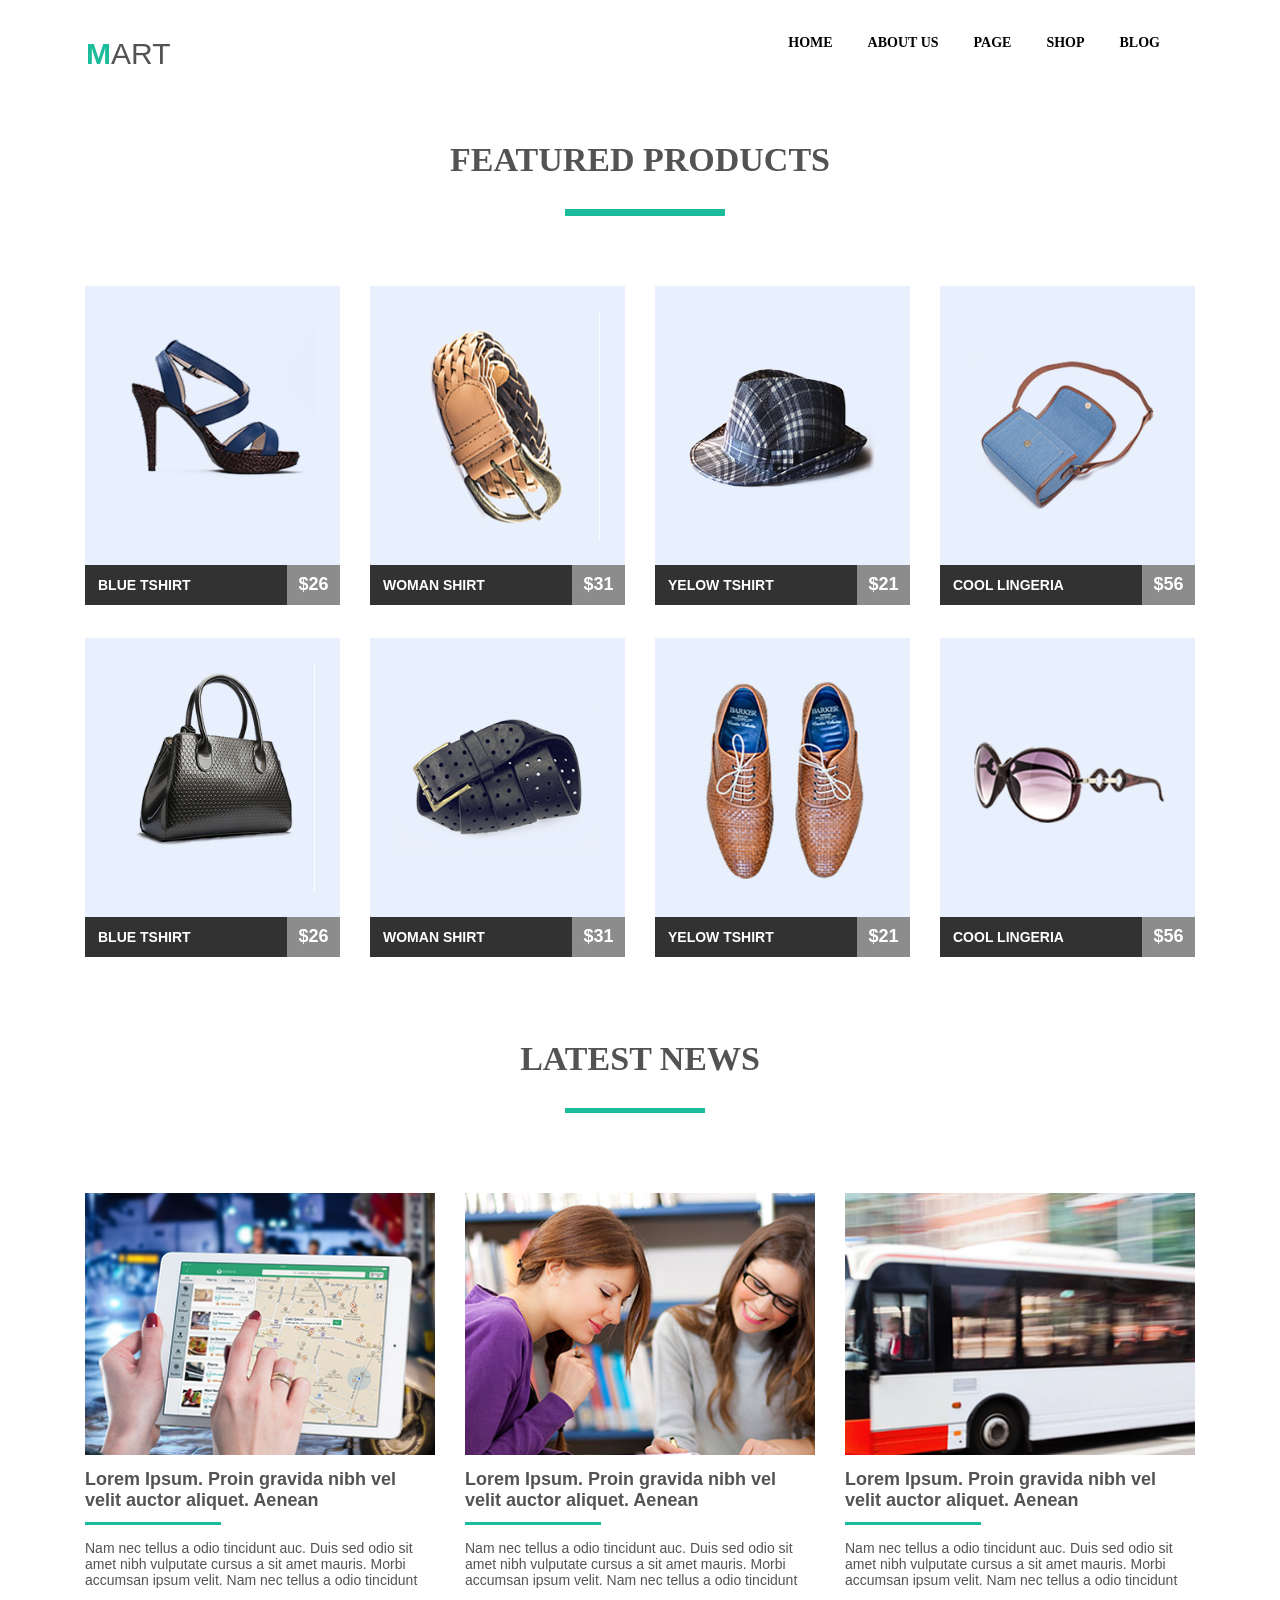
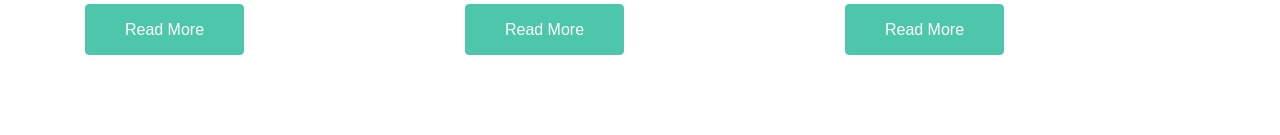
<file: HW - 04/index.html>
<!DOCTYPE html>
<html>

<head>
    <meta charset="utf-8" />
    <meta http-equiv="X-UA-Compatible" content="IE=edge">
    <title>HW4</title>
    <meta name="viewport" content="width=device-width, initial-scale=1.0">
    <link rel="stylesheet" href="css/style.css" />
</head>

<body>
    <div class="container">
        <header class="header clearfix">
            <div class="logo">
                <span class="logo_name">MART</span>
            </div>
            <div class="navigation">
                <ul class="navigation-menu">
                    <li class="item">blog</li>
                    <li class="item">shop</li>
                    <li class="item">page</li>
                    <li class="item">about us</li>
                    <li class="item">home</li>
                </ul>
            </div>
        </header>
        <section>
            <h2 class="title">featured products</h2>
            <div class="products clearfix">
                <ul>
                    <li class="product">
                        <img src="img/1.png" alt="blue tshirt" class="product_image">
                        <span class="product_discription">BLUE TSHIRT</span>
                        <span class="price">$26</span>
                    </li>
                    <li class="product">
                        <img src="img/2.png" alt="woman shirt" class="product_image">
                        <span class="product_discription">WOMAN SHIRT</span>
                        <span class="price">$31</span>
                    </li>
                    <li class="product">
                        <img src="img/3.png" alt="yellow TSHIRT" class="product_image">
                        <span class="product_discription">YELOW TSHIRT</span>
                        <span class="price">$21</span>
                    </li>
                    <li class="product">
                        <img src="img/4.png" alt="cool lingeria" class="product_image">
                        <span class="product_discription">COOL LINGERIA</span>
                        <span class="price">$56</span>
                    </li>
                    <li class="product">
                        <img src="img/5.png" alt="blue tshirt" class="product_image">
                        <span class="product_discription">BLUE TSHIRT</span>
                        <span class="price">$26</span>
                    </li>
                    <li class="product">
                        <img src="img/6.png" alt="woman shirt" class="product_image">
                        <span class="product_discription">WOMAN SHIRT</span>
                        <span class="price">$31</span>
                    </li>
                    <li class="product">
                        <img src="img/7.png" alt="yellow TSHIRT" class="product_image">
                        <span class="product_discription">YELOW TSHIRT</span>
                        <span class="price">$21</span>
                    </li>
                    <li class="product">
                        <img src="img/8.png" alt="cool lingeria" class="product_image">
                        <span class="product_discription">COOL LINGERIA</span>
                        <span class="price">$56</span>
                    </li>
                </ul>
            </div>
        </section>
        <section class="section_news" clearfix>
            <h2 class="title_news">LATEST NEWS</h2>
            <div class="news clearfix">
                <article class="article">
                    <img src="img/9.png" alt="first news" class="image_news">
                    <span class="imige_sign">
                        Lorem Ipsum. Proin gravida nibh vel velit auctor aliquet. Aenean
                    </span>
                    <p class="article_text">Nam nec tellus a odio tincidunt auc. Duis sed odio sit amet nibh vulputate cursus a sit amet mauris.
                        Morbi accumsan ipsum velit. Nam nec tellus a odio tincidunt
                    </p>
                    <button>Read More</button>
                </article>
                <article class="article">
                    <img src="img/10.png" alt="second news" class="image_news">
                    <span class="imige_sign">
                        Lorem Ipsum. Proin gravida nibh vel velit auctor aliquet. Aenean
                    </span>
                    <p class="article_text">Nam nec tellus a odio tincidunt auc. Duis sed odio sit amet nibh vulputate cursus a sit amet mauris.
                        Morbi accumsan ipsum velit. Nam nec tellus a odio tincidunt
                    </p>
                    <button>Read More</button>
                </article>
                <article class="article">
                    <img src="img/11.png" alt="third news" class="image_news">
                    <span class="imige_sign">
                        Lorem Ipsum. Proin gravida nibh vel velit auctor aliquet. Aenean
                    </span>
                    <p class="article_text">Nam nec tellus a odio tincidunt auc. Duis sed odio sit amet nibh vulputate cursus a sit amet mauris.
                        Morbi accumsan ipsum velit. Nam nec tellus a odio tincidunt
                    </p>
                    <button>Read More</button>
                </article>
            </div>
        </section>
    </div>
</body>

</html>
</file>
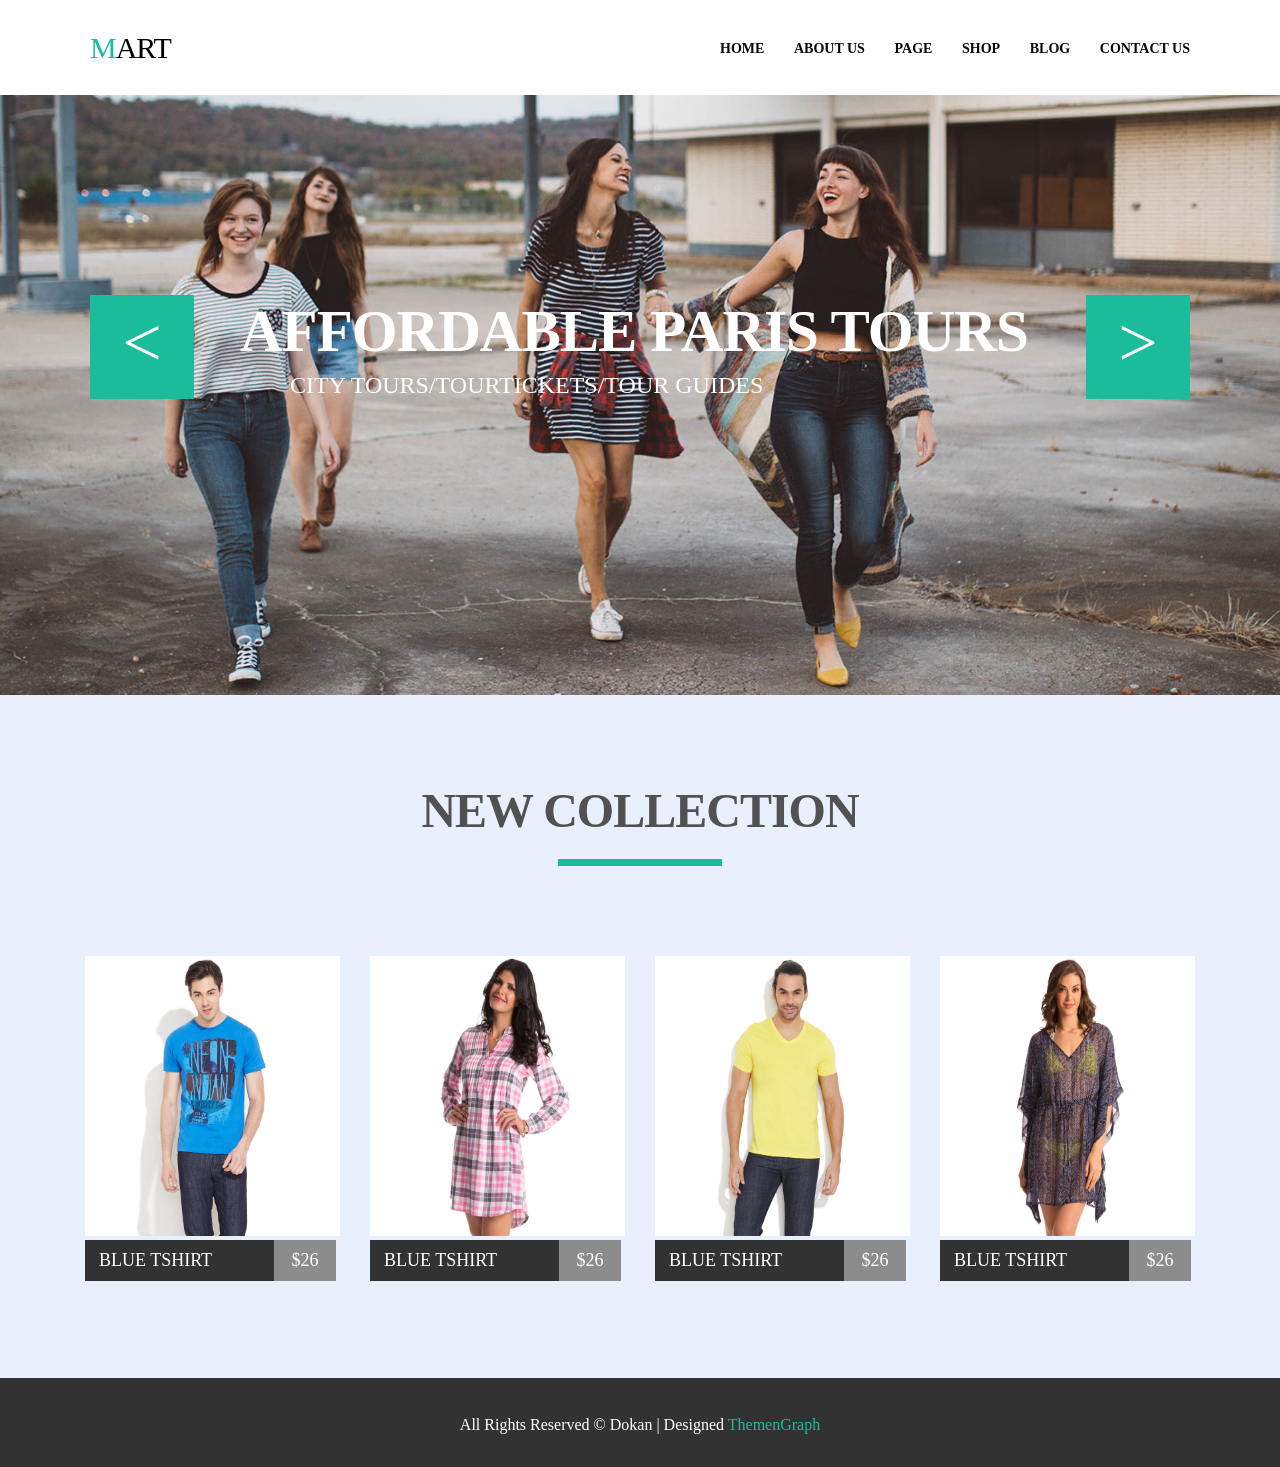
<file: HW - 05/index.html>
<!DOCTYPE html>
<html>

<head>
    <meta charset="utf-8" />
    <meta http-equiv="X-UA-Compatible" content="IE=edge">
    <title>HW-5</title>
    <meta name="viewport" content="width=device-width, initial-scale=1">
    <link rel="stylesheet" type="text/css" media="screen" href="css/style.css" />
</head>

<body>
    <div class="wrapper">
        <header class="navigation">
            <div class="logo">
                <a href="#" class="logo_name">
                    <p class="logo_name">mart</p>
                </a>
            </div>
            <nav>
                <ul class="nav_menu">
                    <li class="nav_item">
                        <a href="#" class="nav_link">home</a>
                    </li>
                    <li class="nav_item">
                        <a href="#" class="nav_link">about us</a>
                    </li>
                    <li class="nav_item">
                        <a href="#" class="nav_link">page</a>
                    </li>
                    <li class="nav_item">
                        <a href="#" class="nav_link">shop</a>
                    </li>
                    <li class="nav_item">
                        <a href="#" class="nav_link">blog</a>
                    </li>
                    <li class="nav_item">
                        <a href="#" class="nav_link">contact us</a>
                    </li>
                </ul>
            </nav>
        </header>
        <main>
            <section>
                <div class="slide_img">
                    <div class="slide_box">
                            <a href="#" class="button left-button"><</a>
                            <a href="#" class="button right-button">></a>
                        <div class="slide_text">
                            <h2 class="slide_title">affordable paris tours</h2>
                            <h5 class="slide-sub-title">city tours/tourtickets/tour guides</h5> 
                        </div>
                    </div>
                </div>
            </section>
            <section>
                <div class="wrapper-collection">
                    <div class="collection-section">
                        <h3 class="title">new collection</h3>
                        <div class="items">
                            <div class="item">
                                <img src="img/2.png" alt="item_img" class="item_img" width="255px" height="280px">
                                <div class="item-text">
                                    <span class="item-name">blue tshirt</span>
                                    <span class="item-price ">$26</span>
                                </div>
                                <div class="item-box">
                                    <div class="icons">
                                        <div class="icon">
                                            <img src="img/icons/heart.svg" alt="#" class="symbol">
                                        </div>
                                        <div class="icon">
                                            <img src="img/icons/arrows.svg" alt="#" class="symbol">
                                        </div>
                                        <div class="icon">
                                            <img src="img/icons/watch.svg" alt="#" class="symbol">
                                        </div>
                                        <div class="busket">
                                            <div class="icon">
                                                <img src="img/icons/busket.svg" alt="#" class="symbol">
                                            </div>
                                            <span class="icon-text">add to card</span>
                                        </div>
                                    </div>
                                </div>
                            </div>
                            <div class="item">
                                <img src="img/3.png" alt="item_img" class="item_img" width="255px" height="280px">
                                <div class="item-text">
                                    <span class="item-name">blue tshirt</span>
                                    <span class="item-price ">$26</span>
                                </div>
                                <div class="item-box">
                                    <div class="icons">
                                        <div class="icon">
                                            <img src="img/icons/heart.svg" alt="#" class="symbol">
                                        </div>
                                        <div class="icon">
                                            <img src="img/icons/arrows.svg" alt="#" class="symbol">
                                        </div>
                                        <div class="icon">
                                            <img src="img/icons/watch.svg" alt="#" class="symbol">
                                        </div>
                                        <div class="busket">
                                            <div class="icon">
                                                <img src="img/icons/busket.svg" alt="#" class="symbol">
                                            </div>
                                            <span class="icon-text">add to card</span>
                                        </div>
                                    </div>
                                </div>
                            </div>
                            <div class="item">
                                <img src="img/4.png" alt="item_img" class="item_img" width="255px" height="280px">
                                <div class="item-text">
                                    <span class="item-name">blue tshirt</span>
                                    <span class="item-price ">$26</span>
                                </div>
                                <div class="item-box">
                                    <div class="icons">
                                        <div class="icon">
                                            <img src="img/icons/heart.svg" alt="#" class="symbol">
                                        </div>
                                        <div class="icon">
                                            <img src="img/icons/arrows.svg" alt="#" class="symbol">
                                        </div>
                                        <div class="icon">
                                            <img src="img/icons/watch.svg" alt="#" class="symbol">
                                        </div>
                                        <div class="busket">
                                            <div class="icon">
                                                <img src="img/icons/busket.svg" alt="#" class="symbol">
                                            </div>
                                            <span class="icon-text">add to card</span>
                                        </div>
                                    </div>
                                </div>
                            </div>
                            <div class="item">
                                <img src="img/5.png" alt="item_img" class="item_img" width="255px" height="280px">
                                <div class="item-text">
                                    <span class="item-name">blue tshirt</span>
                                    <span class="item-price ">$26</span>
                                </div>
                                <div class="item-box">
                                    <div class="icons">
                                        <div class="icon">
                                            <img src="img/icons/heart.svg" alt="#" class="symbol">
                                        </div>
                                        <div class="icon">
                                            <img src="img/icons/arrows.svg" alt="#" class="symbol">
                                        </div>
                                        <div class="icon">
                                            <img src="img/icons/watch.svg" alt="#" class="symbol">
                                        </div>
                                        <div class="busket">
                                            <div class="icon">
                                                <img src="img/icons/busket.svg" alt="#" class="symbol busket-color">
                                            </div>
                                            <span class="icon-text">add to card</span>
                                        </div>
                                    </div>
                                </div>
                            </div>
                        </div>
                    </div>
                </div>
            </section>
            <footer class="footer">
                <div class="wrapper-footer">
                    <h4 class="rights">all rights reserved © dokan | designed
                        <a href="#" class="green-name">ThemenGraph</a>
                    </h4>
                </div>
            </footer>
</body>

</html>
</file>
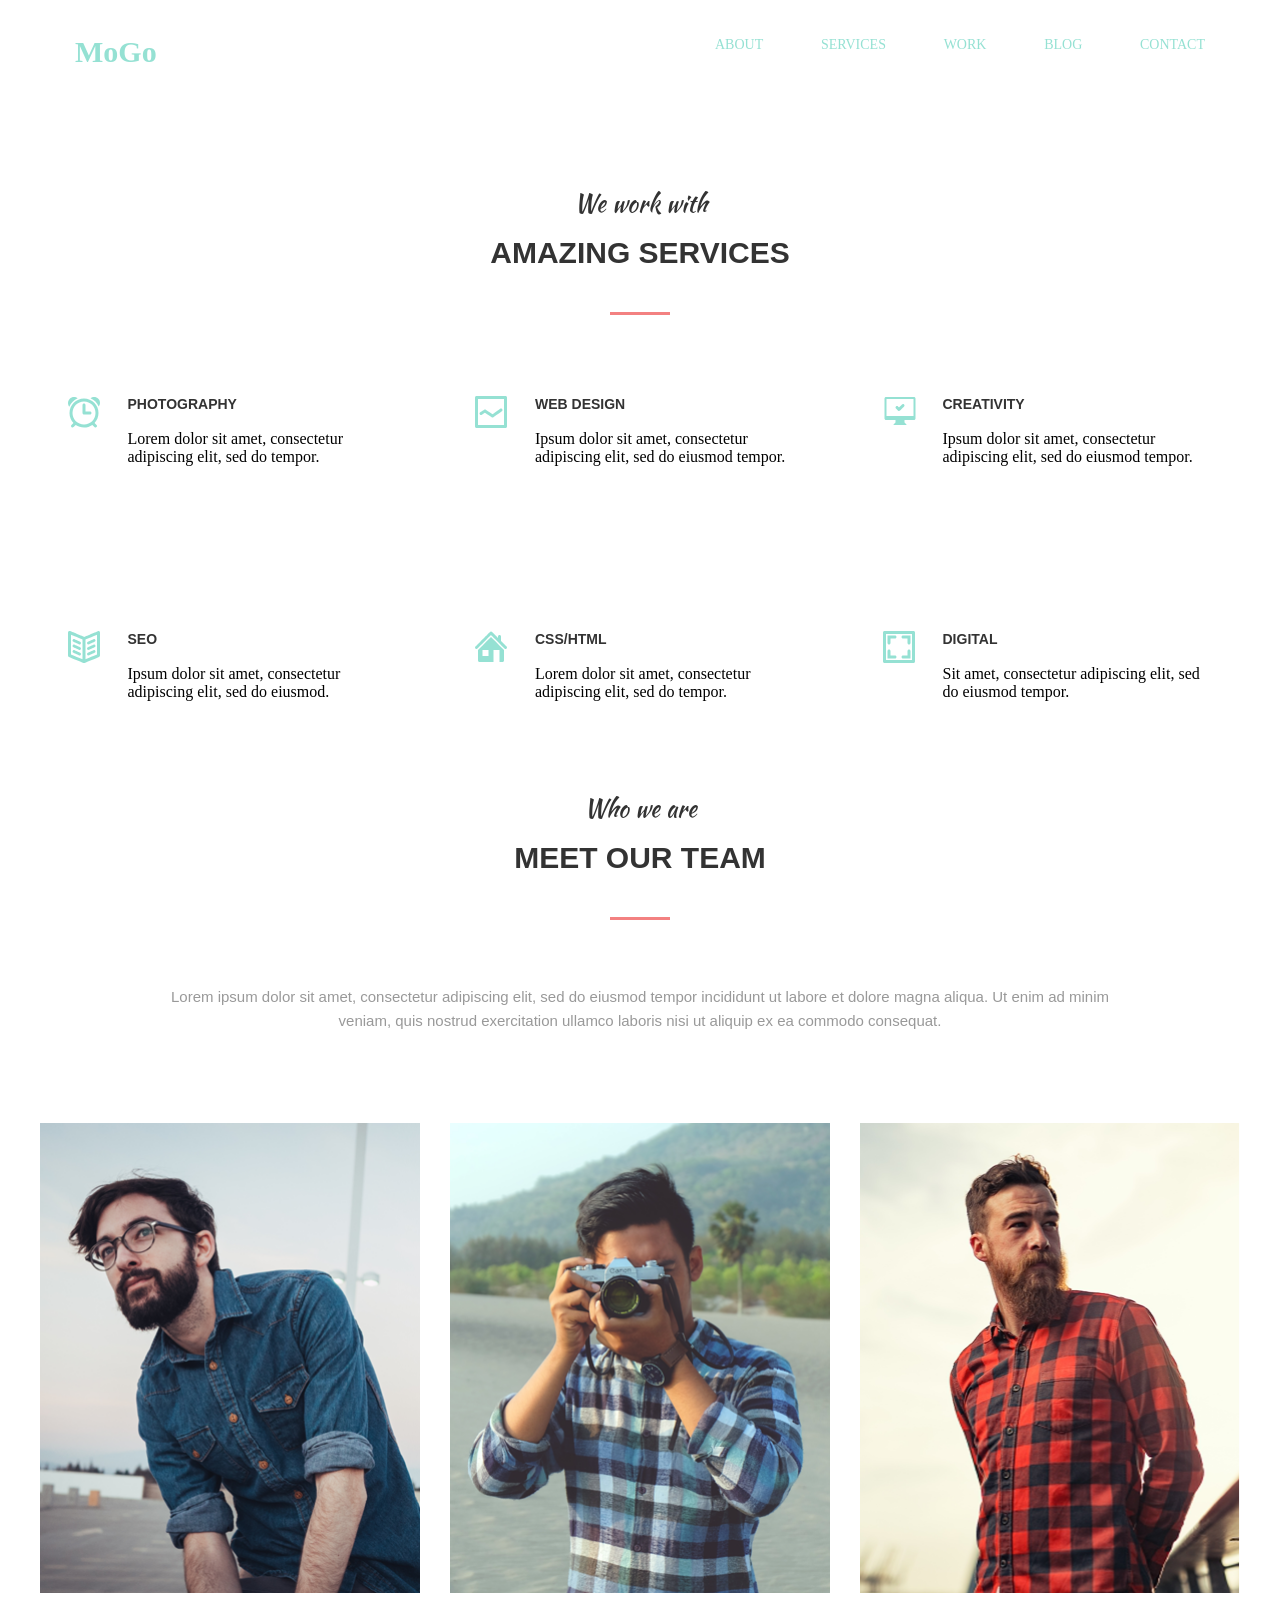
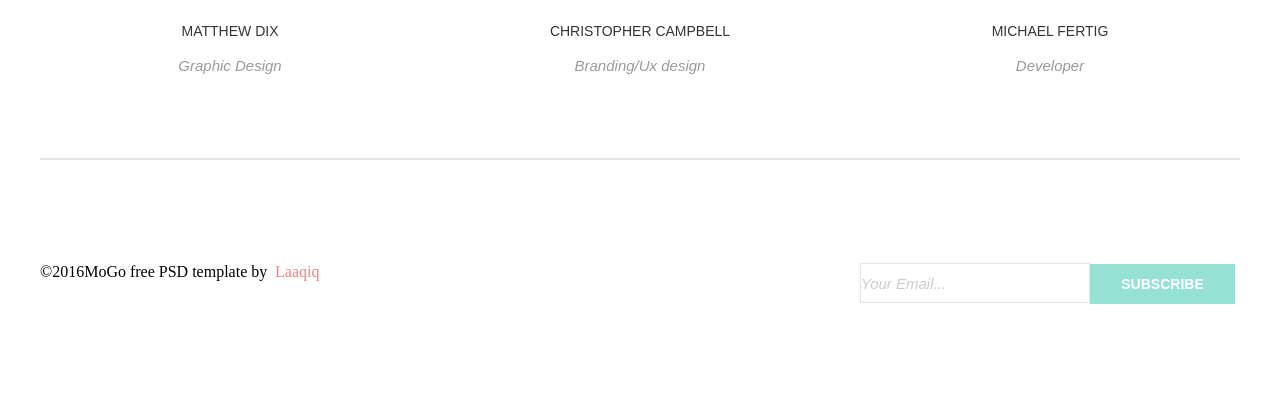
<file: HW-06/index.html>
<!DOCTYPE html>
<html lang="en">

<head>
    <meta charset="UTF-8">
    <meta name="viewport" content="width=device-width, initial-scale=1.0">
    <meta http-equiv="X-UA-Compatible" content="ie=edge">
    <title>HW6</title>
    <link rel="stylesheet" type="text/css" media="screen" href="styles/style.css" />
    <link href="https://fonts.googleapis.com/css?family=Kaushan+Script|Montserrat+Subrayada" rel="stylesheet">
</head>

<body>
    <div class="wrapper">
        <section>
            <div class="navigation">
                <div class="logo">
                    <a href="#" class="logo-name">MoGo</a>
                </div>
                <div class="nav-menu">
                    <ul class="nav-menu">
                        <li class="menu-item">
                            <a href="#" class="nav-link">about</a>
                        </li>
                        <li class="menu-item">
                            <a href="#" class="nav-link">services</a>
                        </li>
                        <li class="menu-item">
                            <a href="#" class="nav-link">work</a>
                        </li>
                        <li class="menu-item">
                            <a href="#" class="nav-link">blog</a>
                        </li>
                        <li class="menu-item">
                            <a href="#" class="nav-link">contact</a>
                        </li>
                    </ul>
                </div>
            </div>
        </section>
        <section class="services">
            <p class="title">We work with</p>
            <h2 class="sub-title">amazing services</h2>
            <ul class="menu-articles">
                <li class="article">
                    <img src="img/icon/alarm.png" alt="" class="icon">
                    <div class="art1">
                        <h4 class="title-art">photography</h4>
                        <p class="icon-text">Lorem dolor sit amet, consectetur adipiscing elit, sed do tempor.</p>
                    </div>
                </li>
                <li class="article">
                    <img src="img/icon/line.png" alt="" class="icon">
                    <div class="art1">
                        <h4 class="title-art">web design</h4>
                        <p class="icon-text">Ipsum dolor sit amet, consectetur adipiscing elit, sed do eiusmod tempor.</p>
                    </div>
                </li>
                <li class="article">
                    <img src="img/icon/computer.png" alt="" class="icon">
                    <div class="art1">
                        <h4 class="title-art">creativity</h4>
                        <p class="icon-text">Ipsum dolor sit amet, consectetur adipiscing elit, sed do eiusmod tempor.</p>
                    </div>
                </li>
                <li class="article">
                    <img src="img/icon/book.png" alt="" class="icon">
                    <div class="art1">
                        <h4 class="title-art">seo</h4>
                        <p class="icon-text">Ipsum dolor sit amet, consectetur adipiscing elit, sed do eiusmod.</p>
                    </div>
                </li>
                <li class="article">
                    <img src="img/icon/home.png" alt="" class="icon">
                    <div class="art1">
                        <h4 class="title-art">css/html</h4>
                        <p class="icon-text">Lorem dolor sit amet, consectetur adipiscing elit, sed do tempor.</p>
                    </div>
                </li>
                <li class="article">
                    <img src="img/icon/square.png" alt="" class="icon">
                    <div class="art1">
                        <h4 class="title-art">digital</h4>
                        <p class="icon-text">Sit amet, consectetur adipiscing elit, sed do eiusmod tempor.</p>
                    </div>
                </li>
            </ul>
        </section>
        <section class="team">
            <p class="title">Who we are</p>
            <h2 class="sub-title">meet our team</h2>
            <p class="discription">Lorem ipsum dolor sit amet, consectetur adipiscing elit, sed do eiusmod tempor incididunt ut labore et dolore
                magna aliqua. Ut enim ad minim veniam, quis nostrud exercitation ullamco laboris nisi ut aliquip ex ea commodo
                consequat.
            </p>
            <div class="team-members">
                <div class="card">
                    <div class="card-box">
                        <div class="overlay">
                            <div class="soc-box">
                                <div class="soc-icon">
                                    <img src="img/social icon/facebook.png" alt="facebook" class="symbol">
                                </div>
                                <div class="soc-icon">
                                    <img src="img/social icon/twitter.png" alt="twitter" class="symbol">
                                </div>
                                <div class="soc-icon">
                                    <img src="img/social icon/printerest.png" alt="printerest" class="symbol">
                                </div>
                                <div class="soc-icon">
                                    <img src="img/social icon/instagram.png" alt="printerest" class="symbol">
                                </div>
                            </div>
                        </div>
                        <img src="img/team/1.png" alt="photo-team-member" class="member" width="380px" height="470px">
                    </div>
                    <p class="name">matthew dix</p>
                    <p class="details">Graphic Design</p>
                </div>
                <div class="card">
                    <div class="card-box">
                        <div class="overlay">
                            <div class="soc-box">
                                <div class="soc-icon">
                                    <img src="img/social icon/facebook.png" alt="facebook" class="symbol">
                                </div>
                                <div class="soc-icon">
                                    <img src="img/social icon/twitter.png" alt="twitter" class="symbol">
                                </div>
                                <div class="soc-icon">
                                    <img src="img/social icon/printerest.png" alt="printerest" class="symbol">
                                </div>
                                <div class="soc-icon">
                                    <img src="img/social icon/instagram.png" alt="printerest" class="symbol">
                                </div>
                            </div>
                        </div>
                        <img src="img/team/2.png" alt="photo-team-member" class="member" width="380px" height="470px">
                    </div>
                    <p class="name">christopher campbell</p>
                    <div class="details">Branding/Ux design</div>
                </div>
                <div class="card">
                    <div class="card-box">
                        <div class="overlay">
                            <div class="soc-box">
                                <div class="soc-icon">
                                    <img src="img/social icon/facebook.png" alt="facebook" class="symbol">
                                </div>
                                <div class="soc-icon">
                                    <img src="img/social icon/twitter.png" alt="twitter" class="symbol">
                                </div>
                                <div class="soc-icon">
                                    <img src="img/social icon/printerest.png" alt="printerest" class="symbol">
                                </div>
                                <div class="soc-icon">
                                    <img src="img/social icon/instagram.png" alt="printerest" class="symbol">
                                </div>
                            </div>
                        </div>
                        <img src="img/team/3.png" alt="photo-team-member" class="member" width="380px" height="470px">
                    </div>
                    <p class="name">michael fertig</p>
                    <div class="details">Developer</div>
                </div>
            </div>
            <div class="line"></div>
        </section>
        <section class="footer">
            <div class="copyright">
                <p class="text">©2016MoGo free PSD template by</p>
                <a href="" class="redword">Laaqiq</a>
            </div>
            <div class="input_box">
                <form action="#" class="input_box">
                    <input type="text" name="email" value="Your Email..." class="email">
                    <input type="submit" name="submit" value="SUBSCRIBE" class="button">
                </form>
            </div>
        </section>
    </div>



</body>

</html>
</file>
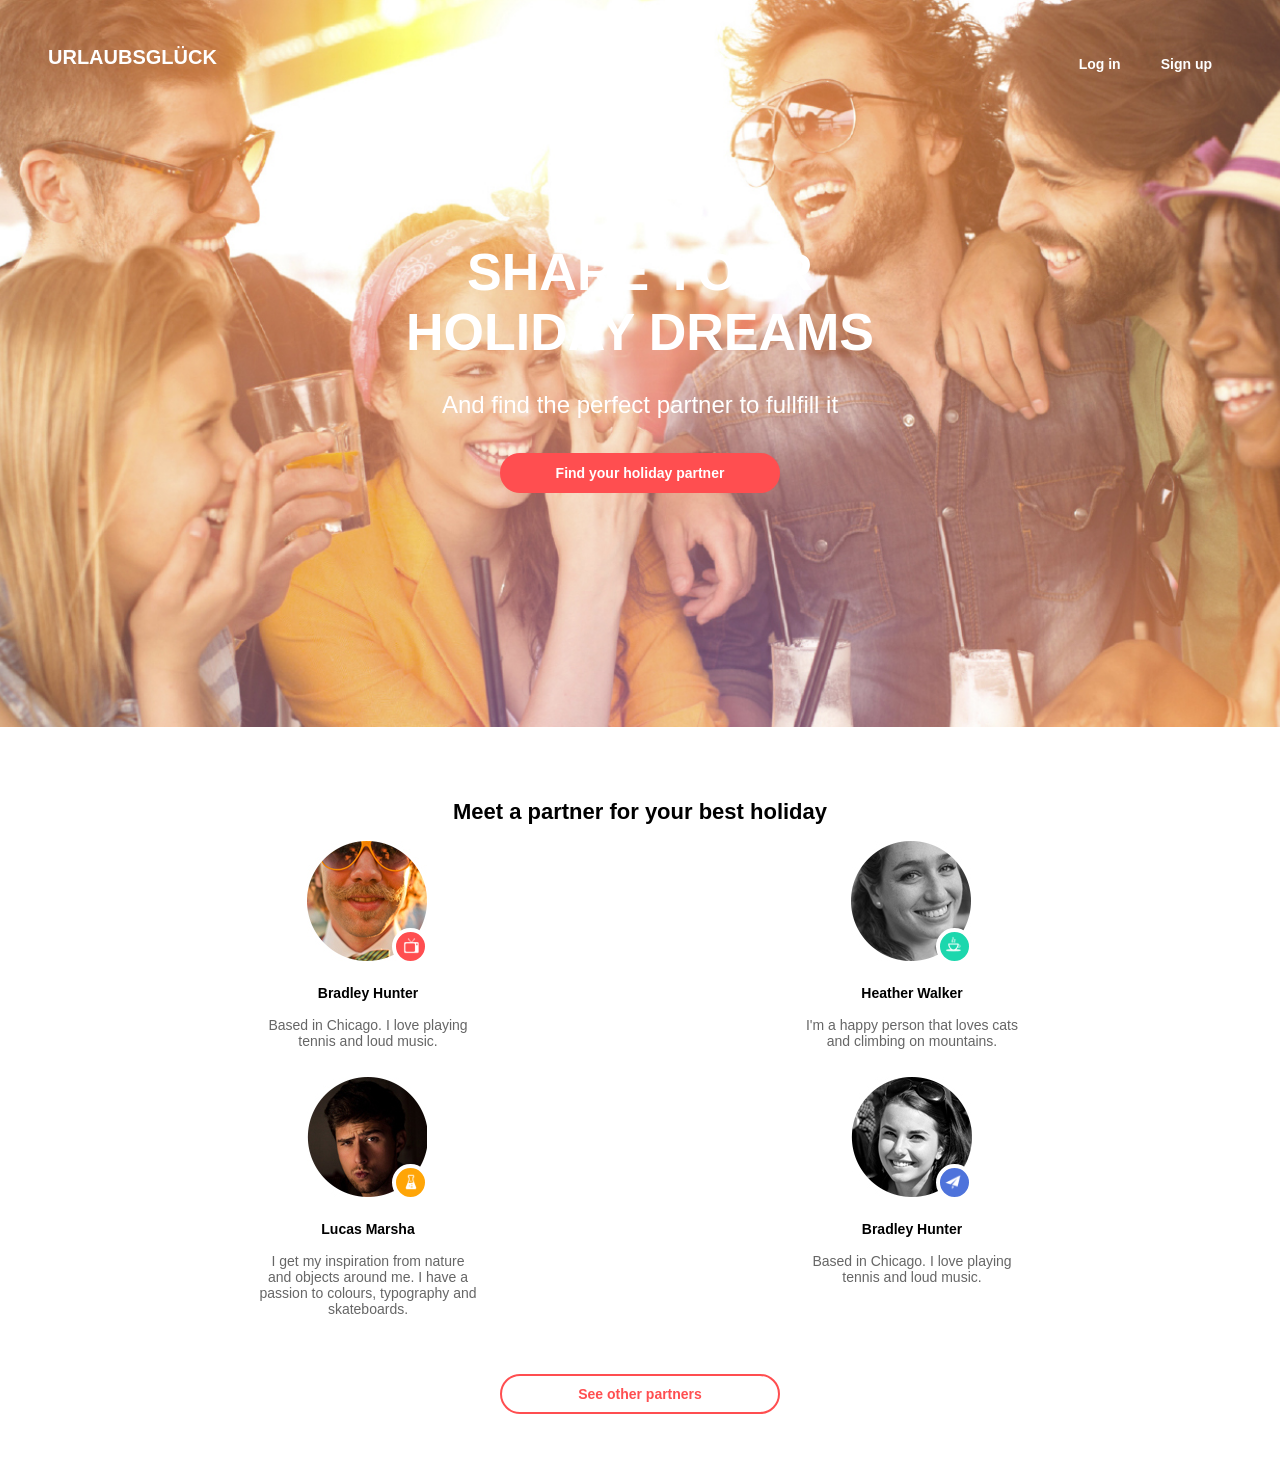
<file: HW-08/index.html>
<!doctype html>
<html lang="en">
<head>
    <meta charset="UTF-8">
    <meta name="viewport" content="width=device-width, initial-scale=1.0">
    <meta http-equiv="X-UA-Compatible" content="ie=edge">
    <link rel="stylesheet" href="css/style.css">
    <title>HW8</title>
</head>
<body>
<header class="wrapper-header">
    <div class="container">
        <div class="nav-box">
            <a href="index.html" class="logo">URLAUBSGLÜCK</a>
            <nav class="nav">
                <a href="index.html" class="nav-item">Log in</a>
                <a href="index.html" class="nav-item">Sign up</a>
            </nav>
        </div>
        <h1 class="h1">share your holiday dreams</h1>
        <p class="h1-sub-title">And find the perfect partner to fullfill it</p>
        <button class="btn btn-red">Find your holiday partner</button>
    </div>
</header>
<main class="wrapper-main">
<div class="container">
    <h2 class="title">Meet a partner for your best holiday</h2>
    <div class="cards">
        <div class="card c-i">
            <div class="avatar">
                <img src="img/ava1.jpg" alt="#" class="icon">
                <div class="icon-label l-one">
                    <img src="img/tv.png" alt="#" class="label-img">
                </div>
            </div>
            <h3 class="name">Bradley Hunter</h3>
            <p class="card-text">Based in Chicago. I love playing tennis and loud music.</p>
        </div>
        <div class="card">
            <div class="avatar">
                <img src="img/ava3.jpg" alt="#" class="icon">
                <div class="icon-label l-two">
                    <img src="img/tube.png" alt="#" class="label-img">
                </div>
            </div>
            <h3 class="name">Lucas Marsha</h3>
            <p class="card-text">I get my inspiration from nature and objects around me. I have a passion to colours,
                typography and skateboards.
            </p>
        </div>
        <div class="card c-o">
            <div class="avatar">
                <img src="img/ava2.jpg" alt="#" class="icon">
                <div class="icon-label l-three">
                    <img src="img/coffie.png" alt="#" class="label-img">
                </div>
            </div>
            <h3 class="name">Heather Walker</h3>
            <p class="card-text">I'm a happy person that loves cats and climbing on mountains.
            </p>
        </div>
        <div class="card">
            <div class="avatar">
                <img src="img/ava4.jpg" alt="#" class="icon">
                <div class="icon-label l-four">
                    <img src="img/plain.png" alt="#" class="label-img">
                </div>
            </div>
            <h3 class="name">Bradley Hunter</h3>
            <p class="card-text">Based in Chicago. I love playing tennis and loud music.</p>
        </div>
    </div>
    <button class="btn white-btn">See other partners</button>
</div>
</main>
</body>
</html>
</file>
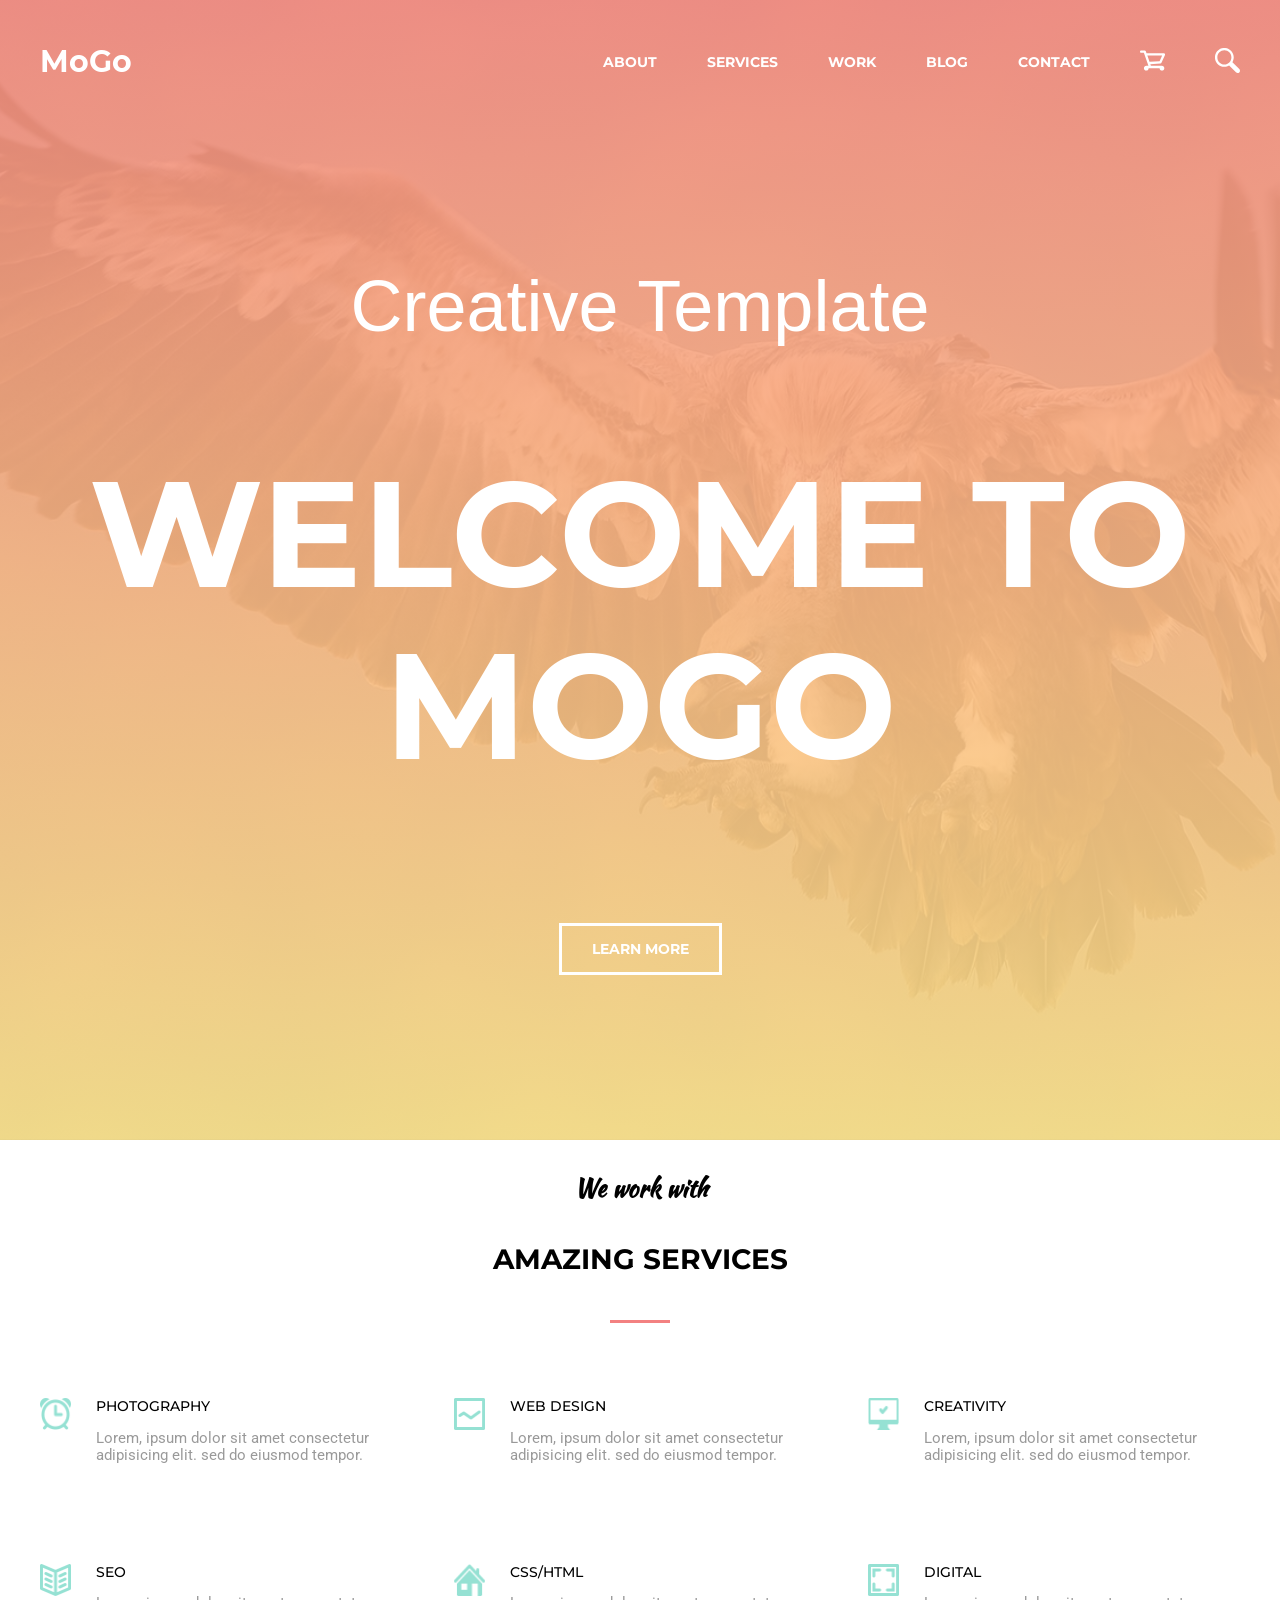
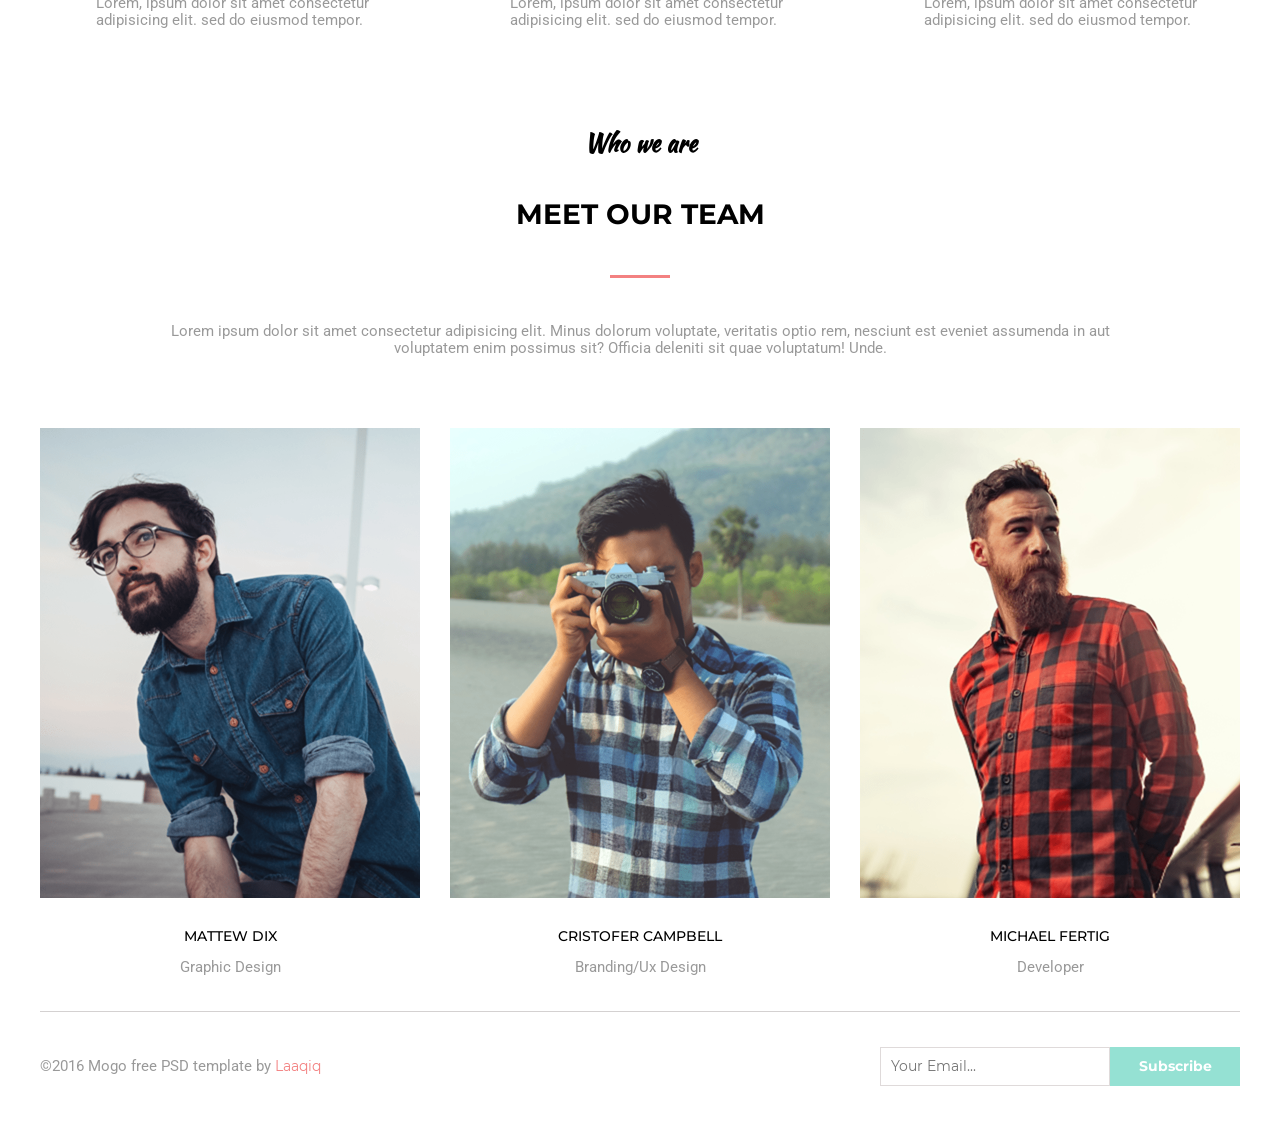
<file: HW-10/index.html>
<!DOCTYPE html>
<html lang="en">

<head>
    <meta charset="UTF-8">
    <meta name="viewport" content="width=device-width, initial-scale=1.0">
    <meta http-equiv="X-UA-Compatible" content="ie=edge">
    <link rel="stylesheet" href="./style/style.css">
    <link rel="stylesheet" href="./style/normalize.css">
    <link href="https://fonts.googleapis.com/css?family=Kaushan+Script|Montserrat:400,500,600|Roboto" rel="stylesheet">
    <link rel="stylesheet" href="https://use.fontawesome.com/releases/v5.0.13/css/all.css" integrity="sha384-DNOHZ68U8hZfKXOrtjWvjxusGo9WQnrNx2sqG0tfsghAvtVlRW3tvkXWZh58N9jp"
        crossorigin="anonymous">
    <title>Module-10</title>
</head>

<body>
    <header>
        <div class="wrapper-bg">
            <div class="wrapper">
                <div class="header">
                    <a href="#" class="logo">MoGo</a>
                    <nav>
                        <ul class="navigation">
                            <li class="navigation_item">
                                <a href="#" class="navigation_link">About</a>
                            </li>
                            <li class="navigation_item">
                                <a href="#" class="navigation_link">Services</a>
                            </li>
                            <li class="navigation_item">
                                <a href="#" class="navigation_link">Work</a>
                            </li>
                            <li class="navigation_item">
                                <a href="#" class="navigation_link">Blog</a>
                            </li>
                            <li class="navigation_item">
                                <a href="#" class="navigation_link">Contact</a>
                            </li>
                            <li class="navigation_item">
                                <a href="#" class="navigation_link">
                                    <svg class="svg-icon-head" width="25px" height="25px">
                                        <use href="./style/header.svg#recycle"></use>
                                    </svg>
                                </a>
                            </li>
                            <li class="navigation_item">
                                <a href="#" class="navigation_link">
                                    <svg class="svg-icon-head" width="25px" height="25px">
                                        <use href="./style/header.svg#search"></use>
                                    </svg>
                                </a>
                            </li>
                        </ul>
                    </nav>
                </div>
                <section class="main-head">
                    <p class="main-head_top">Creative Template</p>
                    <h1 class="main-head_bottom">Welcome to mogo</h1>
                    <button class="main-head_btn">learn more</button>
                </section>
            </div>
        </div>
    </header>    
    <main class="wrapper">
        <section class="services">
            <div class="services-header align">
                <h3 class="services-header row-up">We work with</h3>
                <h1 class="services-header row-down">Amazing services</h1>
            </div>
            <ul class="services-content">
                <li class="services-content-box">
                    <img src="./img/pic-1.png" class="services-content-box__img" alt="" height="32" width="31">
                    <div class="service-content-box__discription">
                        <h5 class="service-content-box__header">Photography</h5>
                        <p class="service-content-box__content">Lorem, ipsum dolor sit amet consectetur adipisicing elit. sed do eiusmod tempor.</p>
                    </div>
                </li>
                <li class="services-content-box">
                    <img src="./img/pic-2.png" class="services-content-box__img" alt="" height="32" width="31">
                    <div class="service-content-box__discription">
                        <h5 class="service-content-box__header">Web Design</h5>
                        <p class="service-content-box__content">Lorem, ipsum dolor sit amet consectetur adipisicing elit. sed do eiusmod tempor.</p>
                    </div>
                </li>
                <li class="services-content-box">
                    <img src="./img/pic-3.png" class="services-content-box__img" alt="" height="32" width="31">
                    <div class="service-content-box__discription">
                        <h5 class="service-content-box__header">Creativity</h5>
                        <p class="service-content-box__content">Lorem, ipsum dolor sit amet consectetur adipisicing elit. sed do eiusmod tempor.</p>
                    </div>
                </li>
                <li class="services-content-box">
                    <img src="./img/pic-4.png" class="services-content-box__img" alt="" height="32" width="31">
                    <div class="service-content-box__discription">
                        <h5 class="service-content-box__header">Seo</h5>
                        <p class="service-content-box__content">Lorem, ipsum dolor sit amet consectetur adipisicing elit. sed do eiusmod tempor.</p>
                    </div>
                </li>
                <li class="services-content-box">
                    <img src="./img/pic-5.png" class="services-content-box__img" alt="" height="32" width="31">
                    <div class="service-content-box__discription">
                        <h5 class="service-content-box__header">Css/html</h5>
                        <p class="service-content-box__content">Lorem, ipsum dolor sit amet consectetur adipisicing elit. sed do eiusmod tempor.</p>
                    </div>
                </li>
                <li class="services-content-box">
                    <img src="./img/pic-6.png" class="services-content-box__img" alt="" height="32" width="31">
                    <div class="service-content-box__discription">
                        <h5 class="service-content-box__header">Digital</h5>
                        <p class="service-content-box__content">Lorem, ipsum dolor sit amet consectetur adipisicing elit. sed do eiusmod tempor.</p>
                    </div>
                </li>
            </ul>
        </section>
        <section class="our-team">
            <div class="our-team-header align">
                <h3 class="our-team-head row-up">Who we are</h3>
                <h1 class="our-team-head row-down">Meet our team</h1>
                <p class="our-team-head__paragraph">Lorem ipsum dolor sit amet consectetur adipisicing elit. Minus dolorum voluptate, veritatis optio rem, nesciunt
                    est eveniet assumenda in aut voluptatem enim possimus sit? Officia deleniti sit quae voluptatum! Unde.
                </p>

            </div>

            <article class="our-team-item">

                <figure class="our-team-item__box">
                    <div class="our-team-item__img-holder">
                        <img srcset="img/img1.png 380w, img/img1@2x.png 760w" src="img/img1.png" class="our-team-item_worker-img" alt="Mattew" width="380"
                            height="470">
                        <a class="our-team-item__icon" href="https://www.facebook.com/" target="_blank">
                            <svg class="svg-icon" width="32px" height="32px">
                                <use href="style/icons2.svg#facebook"></use>
                            </svg>
                        </a>
                        <a class="our-team-item__icon" href="https://twitter.com/" target="_blank">
                            <svg class="svg-icon" width="32px" height="32px">
                                <use href="style/icons2.svg#twitter"></use>
                            </svg>
                        </a>
                        <a class="our-team-item__icon" href="https://www.pinterest.com/" target="_blank">
                            <svg class="svg-icon" width="32px" height="32px">
                                <use href="style/icons2.svg#pinterest"></use>
                            </svg>
                        </a>
                        <a class="our-team-item__icon" href="https://www.instagram.com/teethdealer/" target="_blank">
                            <svg class="svg-icon" width="32px" height="32px">
                                <use href="style/icons2.svg#instagram"></use>
                            </svg>
                        </a>
                    </div>
                    <figcaption class="our-team-item__discription">
                        <h5 class="our-team-item__name">Mattew Dix</h5>
                        <p class="our-team-item__specialty">Graphic Design</p>
                    </figcaption>
                </figure>
                <figure class="our-team-item__box">
                    <div class="our-team-item__img-holder">
                        <img srcset="img/img3.png 380w, img/img3@2x.png 760w" src="img/img3.png" class="our-team-item_worker-img" alt="Mattew" width="380"
                            height="470">
                        <a class="our-team-item__icon" href="https://www.facebook.com/" target="_blank">
                            <svg class="svg-icon" width="32px" height="32px">
                                <use href="style/icons2.svg#facebook"></use>
                            </svg>
                        </a>
                        <a class="our-team-item__icon" href="https://twitter.com/" target="_blank">
                            <svg class="svg-icon" width="32px" height="32px">
                                <use href="style/icons2.svg#twitter"></use>
                            </svg>
                        </a>
                        <a class="our-team-item__icon" href="https://www.pinterest.com/" target="_blank">
                            <svg class="svg-icon" width="32px" height="32px">
                                <use href="style/icons2.svg#pinterest"></use>
                            </svg>
                        </a>
                        <a class="our-team-item__icon" href="https://www.instagram.com/teethdealer/" target="_blank">
                            <svg class="svg-icon" width="32px" height="32px">
                                <use href="style/icons2.svg#instagram"></use>
                            </svg>
                        </a>
                    </div>
                    <figcaption class="our-team-item__discription">
                        <h5 class="our-team-item__name">Cristofer Campbell</h5>
                        <p class="our-team-item__specialty">Branding/Ux Design</p>
                    </figcaption>
                </figure>
                <figure class="our-team-item__box">
                    <div class="our-team-item__img-holder">
                        <img srcset="img/img2.png 380w, img/img2@2x.png 760w" src="img/img2.png" class="our-team-item_worker-img" alt="Mattew" width="380"
                            height="470">
                        <a class="our-team-item__icon" href="https://www.facebook.com/" target="_blank">
                            <svg class="svg-icon" width="32px" height="32px">
                                <use href="style/icons2.svg#facebook"></use>
                            </svg>
                        </a>
                        <a class="our-team-item__icon" href="https://twitter.com/" target="_blank">
                            <svg class="svg-icon" width="32px" height="32px">
                                <use href="style/icons2.svg#twitter"></use>
                            </svg>
                        </a>
                        <a class="our-team-item__icon" href="https://www.pinterest.com/" target="_blank">
                            <svg class="svg-icon" width="32px" height="32px">
                                <use href="style/icons2.svg#pinterest"></use>
                            </svg>
                        </a>
                        <a class="our-team-item__icon" href="https://www.instagram.com/teethdealer/" target="_blank">
                            <svg class="svg-icon" width="32px" height="32px">
                                <use href="style/icons2.svg#instagram"></use>
                            </svg>
                        </a>
                    </div>
                    <figcaption class="our-team-item__discription">
                        <h5 class="our-team-item__name">Michael Fertig</h5>
                        <p class="our-team-item__specialty">Developer</p>
                    </figcaption>
                </figure>
            </article>
        </section>
    </main>
    <footer class="footer wrapper">
        <div class="footer__copyright">
            <p>&copy;2016 Mogo free PSD template by
                <span class="footer__author">Laaqiq</span>
            </p>
        </div>
        <form class="footer__subscribe" method="GET">
            <input type="email" name="email" class="footer__input" placeholder="Your Email...">
            <button class="footer__subscribe-item">Subscribe</button>
        </form>
    </footer>
</body>

</html>
</file>
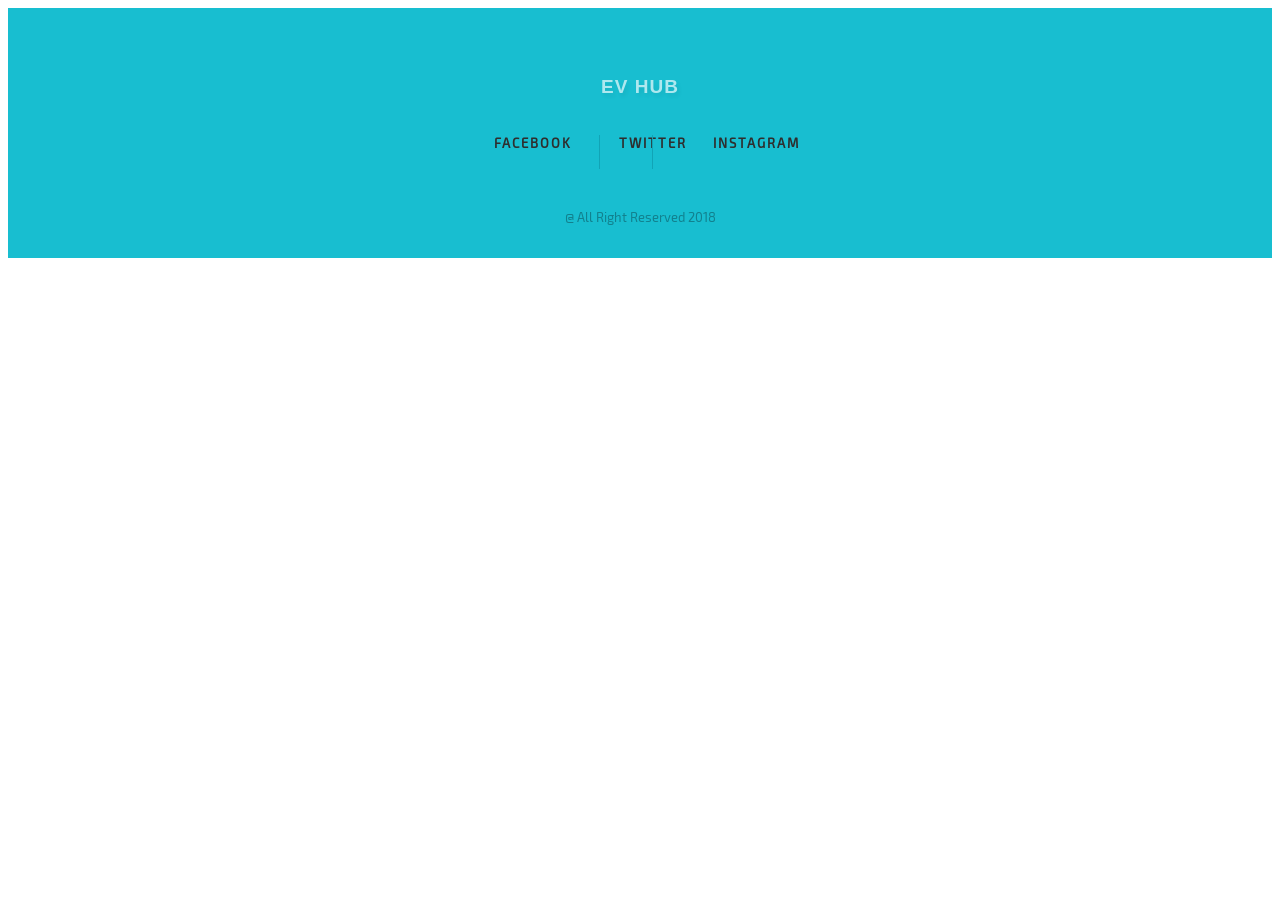
<file: project/index.html>
<!DOCTYPE html>
<html lang="ru">

<head>
  <meta charset="UTF-8">
  <meta name="viewport" content="width=device-width, initial-scale=1.0">
  <meta http-equiv="X-UA-Compatible" content="ie=edge">
  <link rel="stylesheet" href="css/styles.css">
  <title>Document</title>
</head>

<body>
  <footer class="wrapper-footer">
    <div class="footer">
      <div class="footer-info">
        <div class="footer-logo">
          <a href="#" class="footer-logo-name">EV HUB</a>
        </div>
        <div class="social-icons-links">
          <ul class="social-icons">
            <li class="icon">
              <a href="#" class="icon-link icon-link_facebook">FACEBOOK</a>
            </li>
            <li class="icon">
              <a href="#" class="icon-link icon-link_twitter">TWITTER</a>
            </li>
            <li class="icon"><a href="#" class="icon-link icon-link_instagram">INSTAGRAM</a>
            </li>
          </ul>
        </div>
        <div class="footer-copyright">@ All Right Reserved 2018
        </div>
      </div>
    </div>
  </footer>
</body>

</html>
</file>
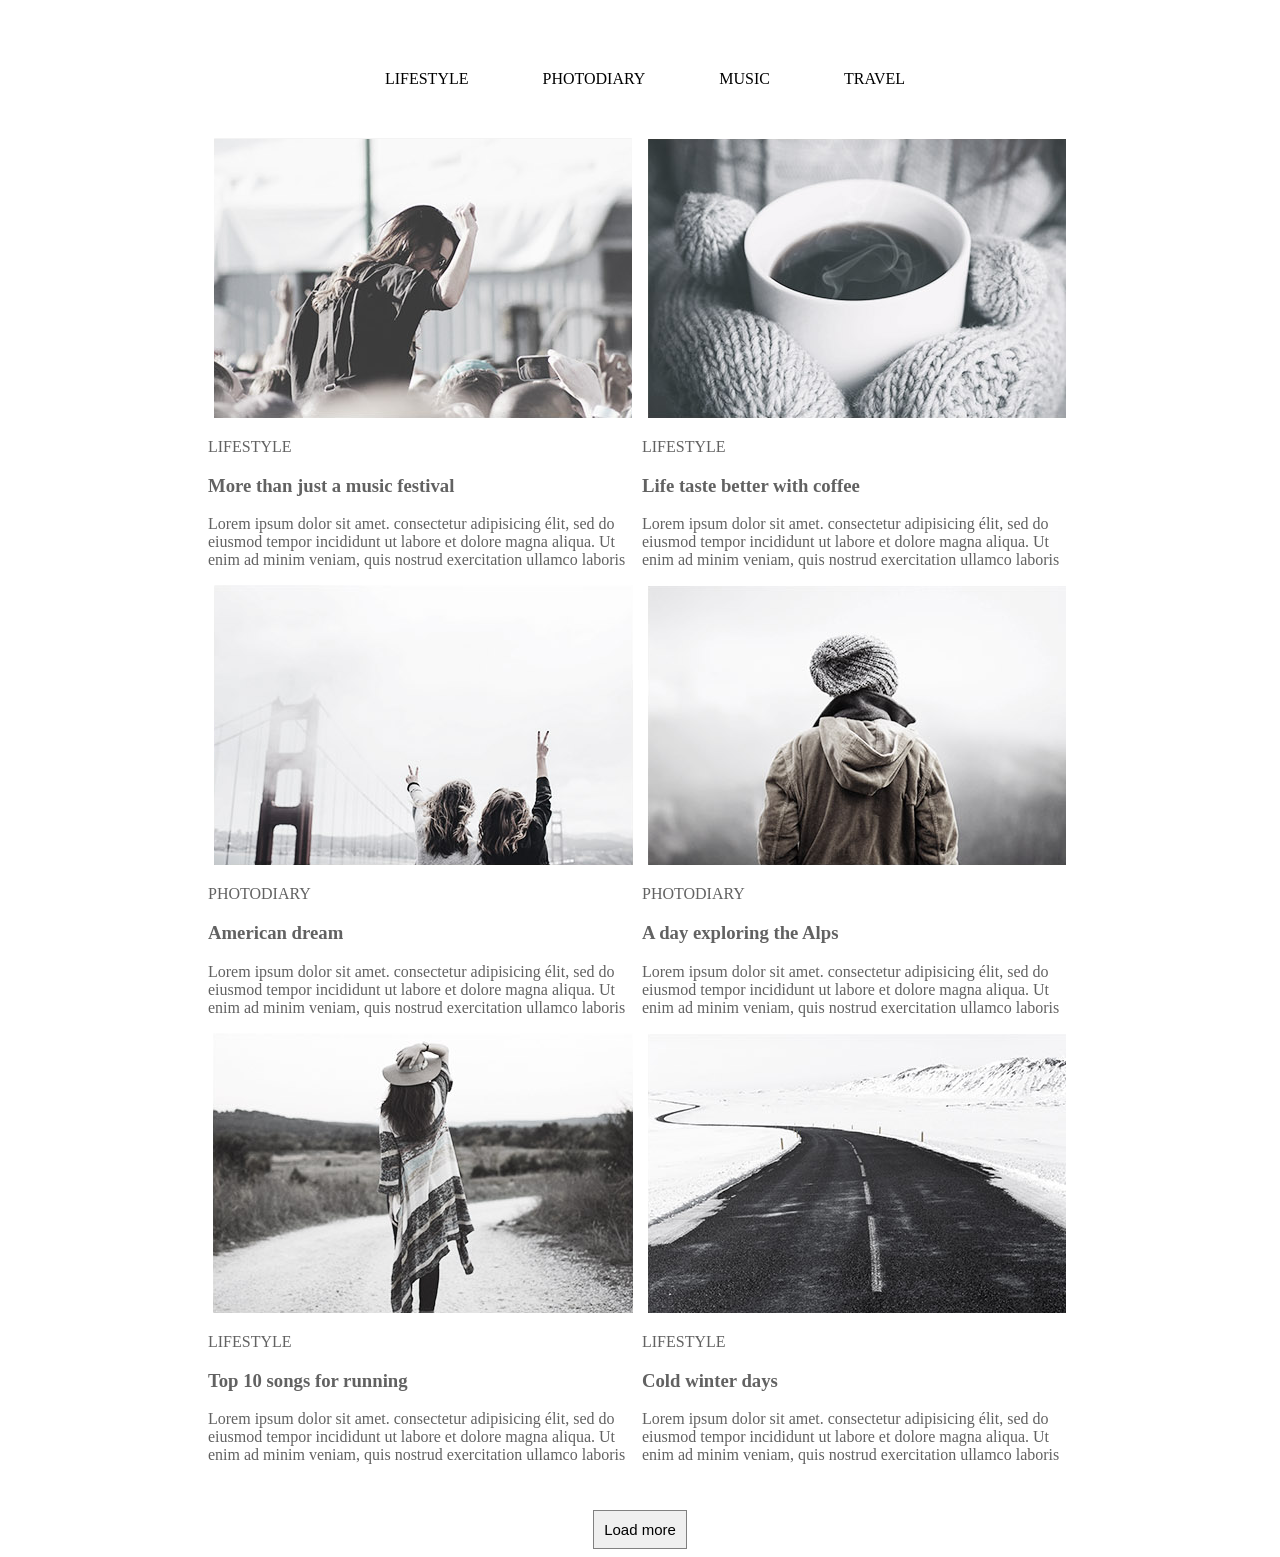
<file: HW - 03/pagehtml/index.html>
<!DOCTYPE html>
<html lang="en">

<head>
    <meta charset="UTF-8">
    <meta name="viewport" content="width=device-width, initial-scale=1.0">
    <meta http-equiv="X-UA-Compatible" content="ie=edge">
    <link rel="stylesheet" type="text/css" href="css/style.css" />
    <title>HW3</title>
</head>

<body>
    <div class="container">
        <div class="header">
            <nav class="menu">
                <ul class="menulist">
                    <li class="list-item">
                        <a href="https://www.google.com.ua/">LIFESTYLE</a>
                    </li>
                    <li class="list-item">
                        <a href="https://www.google.com.ua/">PHOTODIARY</a>
                    </li>
                    <li class="list-item">
                        <a href="https://www.google.com.ua/">MUSIC</a>
                    </li>
                    <li class="list-item">
                        <a href="https://www.google.com.ua/">TRAVEL</a>
                    </li>
                </ul>
            </nav>
        </div>
        <div class="main">
            <div class="article">
                <img src="./img/1.png" alt="1">
                <p>LIFESTYLE</p>
                <h3>More than just a music festival</h3>
                <p>Lorem ipsum dolor sit amet. consectetur adipisicing élit, sed do eiusmod tempor incididunt ut labore et dolore
                    magna aliqua. Ut enim ad minim veniam, quis nostrud exercitation ullamco laboris</p>
            </div>
            <div class="article">
                <img src="./img/2.png" alt="2">
                <p>LIFESTYLE</p>
                <h3>Life taste better with coffee</h3>
                <p>Lorem ipsum dolor sit amet. consectetur adipisicing élit, sed do eiusmod tempor incididunt ut labore et dolore
                    magna aliqua. Ut enim ad minim veniam, quis nostrud exercitation ullamco laboris</p>
            </div>
            <div class="article">
                <img src="./img/3.png" alt="3">
                <p>PHOTODIARY</p>
                <h3>American dream</h3>
                <p>Lorem ipsum dolor sit amet. consectetur adipisicing élit, sed do eiusmod tempor incididunt ut labore et dolore
                    magna aliqua. Ut enim ad minim veniam, quis nostrud exercitation ullamco laboris</p>
            </div>
            <div class="article">
                <img src="./img/4.png" alt="4">
                <p>PHOTODIARY</p>
                <h3>A day exploring the Alps</h3>
                <p>Lorem ipsum dolor sit amet. consectetur adipisicing élit, sed do eiusmod tempor incididunt ut labore et dolore
                    magna aliqua. Ut enim ad minim veniam, quis nostrud exercitation ullamco laboris</p>
            </div>
            <div class="article">
                <img src="./img/5.png" alt="5">
                <p>LIFESTYLE</p>
                <h3>Top 10 songs for running</h3>
                <p>Lorem ipsum dolor sit amet. consectetur adipisicing élit, sed do eiusmod tempor incididunt ut labore et dolore
                    magna aliqua. Ut enim ad minim veniam, quis nostrud exercitation ullamco laboris</p>
            </div>
            <div class="article">
                <img src="./img/6.png" alt="6">
                <p>LIFESTYLE</p>
                <h3>Cold winter days</h3>
                <p>Lorem ipsum dolor sit amet. consectetur adipisicing élit, sed do eiusmod tempor incididunt ut labore et dolore
                    magna aliqua. Ut enim ad minim veniam, quis nostrud exercitation ullamco laboris</p>
            </div>
            <button>Load more</button>
        </div>
    </div>
</body>

</html>
</file>
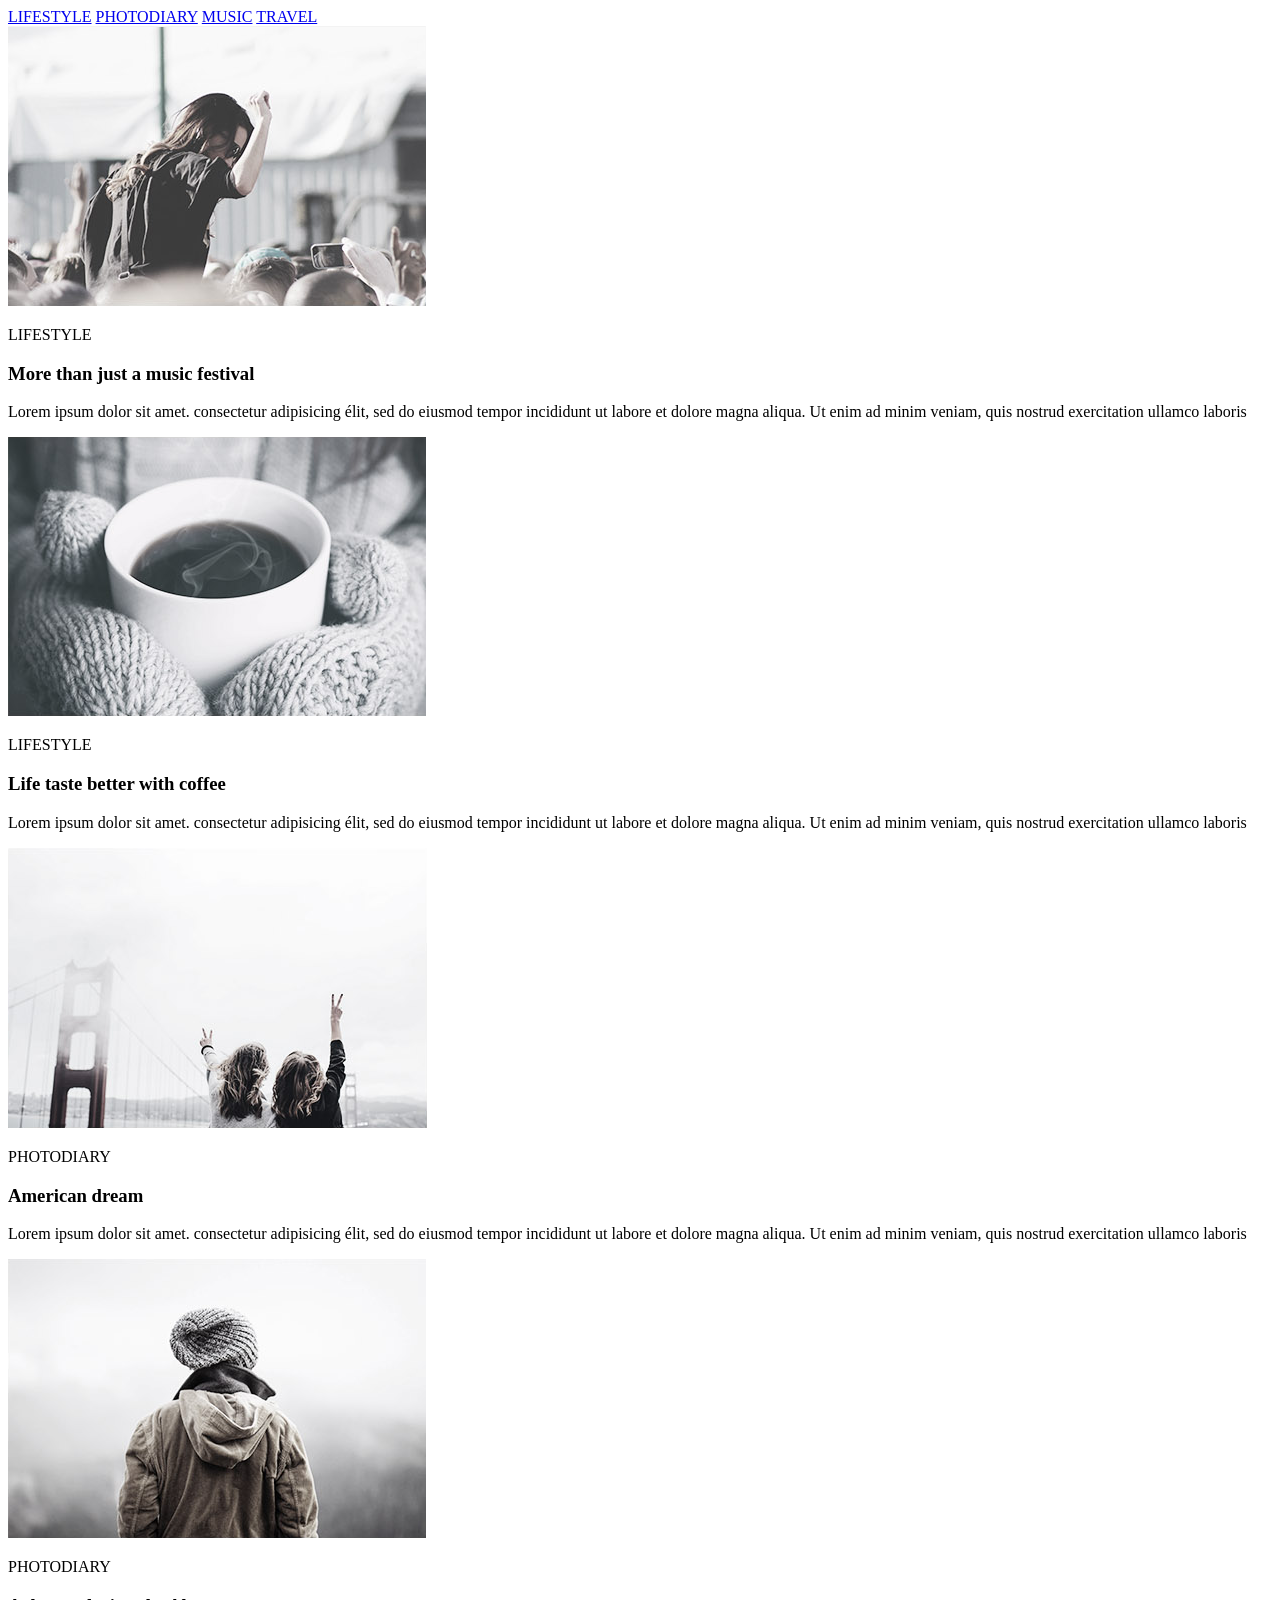
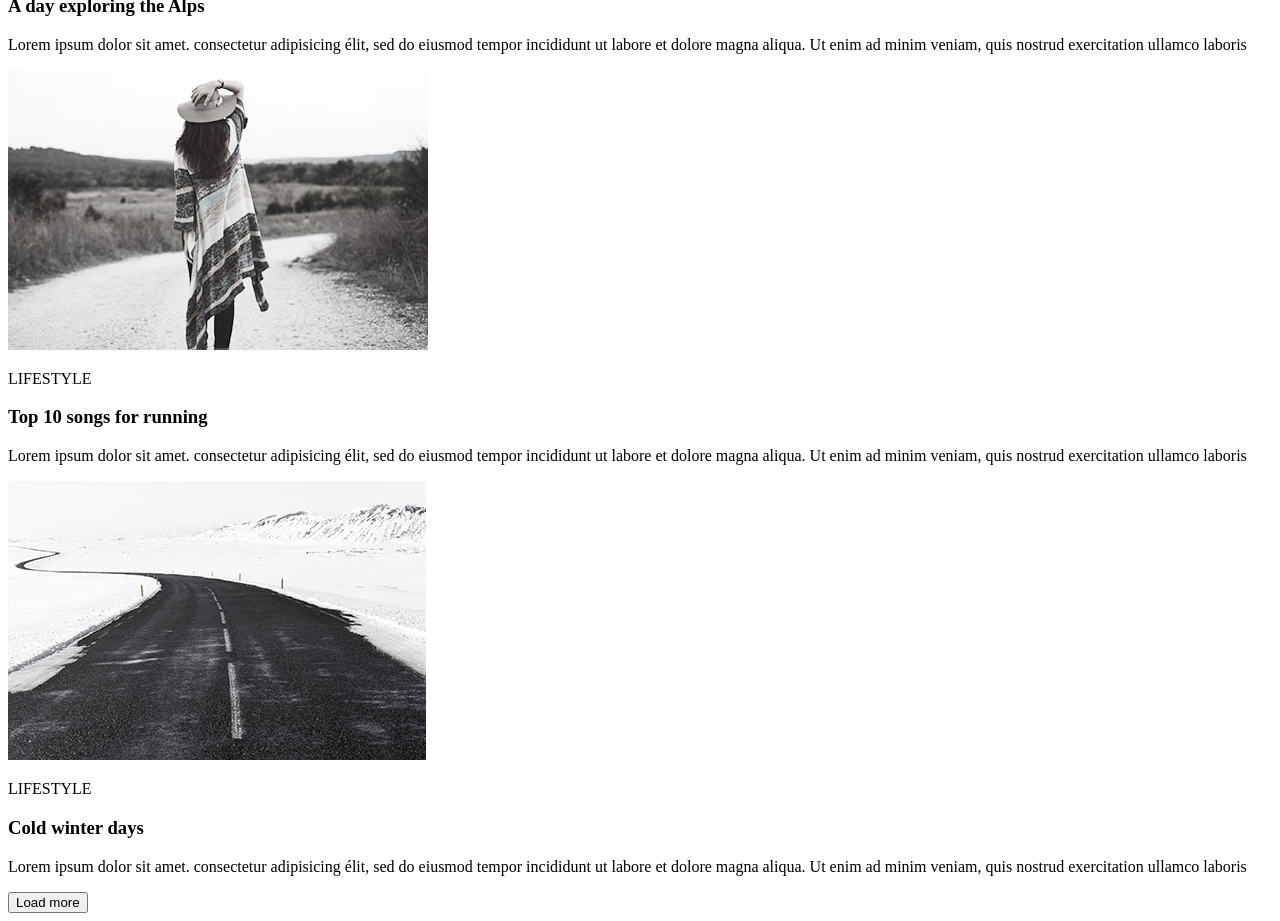
<file: module-1/pagehtml/img/index.html>
<!DOCTYPE html>
<html lang="en">
<head>
    <meta charset="UTF-8">
    <meta name="viewport" content="width=device-width, initial-scale=1.0">
    <meta http-equiv="X-UA-Compatible" content="ie=edge">
    <title>HW-HTMLpage</title>
</head>
<body>
    <a href="https://www.google.com.ua/">LIFESTYLE</a>
    <a href="https://www.google.com.ua/">PHOTODIARY</a>
    <a href="https://www.google.com.ua/">MUSIC</a>
    <a href="https://www.google.com.ua/">TRAVEL</a><br>
    <img src="1.png" alt="1">
    <p>LIFESTYLE</p>
    <h3>More than just a music festival</h3>   
    <p>Lorem ipsum dolor sit amet. consectetur adipisicing élit, sed do eiusmod tempor incididunt ut labore et dolore magna aliqua. Ut enim ad minim veniam, quis nostrud exercitation ullamco laboris</p>

    <img src="2.png" alt="2">
    <p>LIFESTYLE</p>
    <h3>Life taste better with coffee</h3>   
    <p>Lorem ipsum dolor sit amet. consectetur adipisicing élit, sed do eiusmod tempor incididunt ut labore et dolore magna aliqua. Ut enim ad minim veniam, quis nostrud exercitation ullamco laboris</p>

    <img src="3.png" alt="3">
    <p>PHOTODIARY</p>
    <h3>American dream</h3>   
    <p>Lorem ipsum dolor sit amet. consectetur adipisicing élit, sed do eiusmod tempor incididunt ut labore et dolore magna aliqua. Ut enim ad minim veniam, quis nostrud exercitation ullamco laboris</p>

    <img src="4.png" alt="4">
    <p>PHOTODIARY</p>
    <h3>A day exploring the Alps</h3>   
    <p>Lorem ipsum dolor sit amet. consectetur adipisicing élit, sed do eiusmod tempor incididunt ut labore et dolore magna aliqua. Ut enim ad minim veniam, quis nostrud exercitation ullamco laboris</p>

    <img src="5.png" alt="5">
    <p>LIFESTYLE</p>
    <h3>Top 10 songs for running</h3>   
    <p>Lorem ipsum dolor sit amet. consectetur adipisicing élit, sed do eiusmod tempor incididunt ut labore et dolore magna aliqua. Ut enim ad minim veniam, quis nostrud exercitation ullamco laboris</p>

    <img src="6.png" alt="6">
    <p>LIFESTYLE</p>
    <h3>Cold winter days</h3>   
    <p>Lorem ipsum dolor sit amet. consectetur adipisicing élit, sed do eiusmod tempor incididunt ut labore et dolore magna aliqua. Ut enim ad minim veniam, quis nostrud exercitation ullamco laboris</p>

    <button>Load more</button>
</body>
</html>
</file>
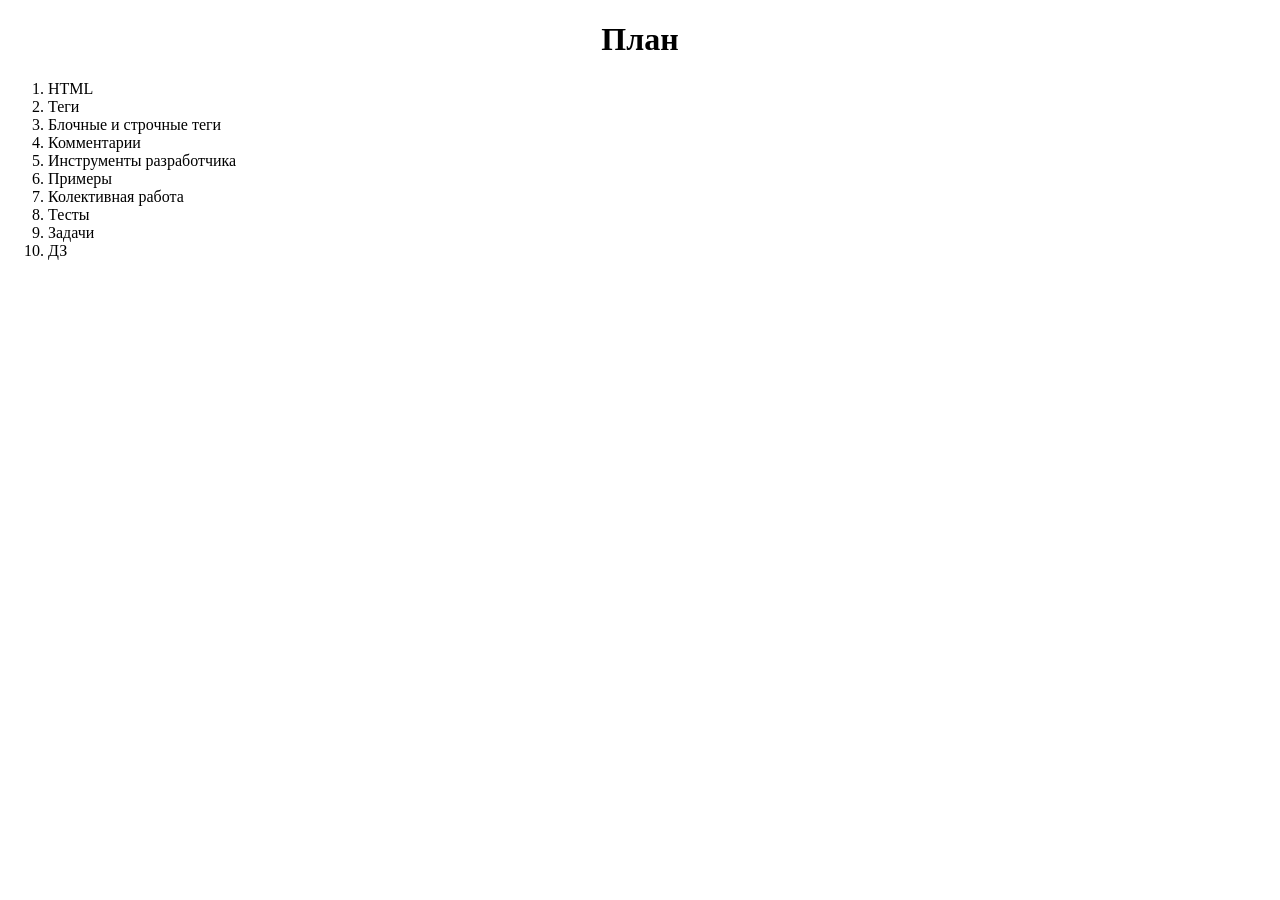
<file: 17.05.2018/Plan.html>
<!DOCTYPE html>
<html lang="en">
<head>
    <meta charset="UTF-8">
    <meta name="viewport" content="width=device-width, initial-scale=1.0">
    <meta http-equiv="X-UA-Compatible" content="ie=edge">
    <title>План</title>
    <style>
    h1 {
        text-align: center;
    }

    a {
        text-decoration: none;
        color: #000;
        display: block;
    }

    a:hover {
        color: #ffffff;
        background-color: #000;
    }
    </style>
</head>
<body>
    <h1>План</h1>
    <ol>
        <li><a href="http://fecore.net.ua/theory/module-1.html#html" target="_blank">HTML</a></li>
        <li><a href="http://fecore.net.ua/theory/module-1.html#tags" target="_blank">Теги</a></li>
        <li><a href="http://fecore.net.ua/theory/module-1.html#block-vs-inline" target="_blank">Блочные и строчные теги</a></li>
        <li><a href="http://fecore.net.ua/theory/module-1.html#rules" target="_blank">Комментарии</a></li>
        <li><a href="http://fecore.net.ua/theory/module-1.html#tools" target="_blank">Инструменты разработчика</a></li>
        <li><a href="Examples.html" target="_blank">Примеры</a></li>
        <li><a href="http://fecore.net.ua/tasks/module-1.html" target="_blank">Колективная работа</a></li>
        <li><a href="https://www.onlinequizcreator.com/module-1/quiz-341775" target="_blank">Тесты</a></li>
        <li><a href="Tasks.html" target="_blank">Задачи</a></li>
        <li><a href="http://fecore.net.ua/homework/module-1.html" target="_blank">ДЗ</a></li>
    </ol>
</body>
</html>
</file>
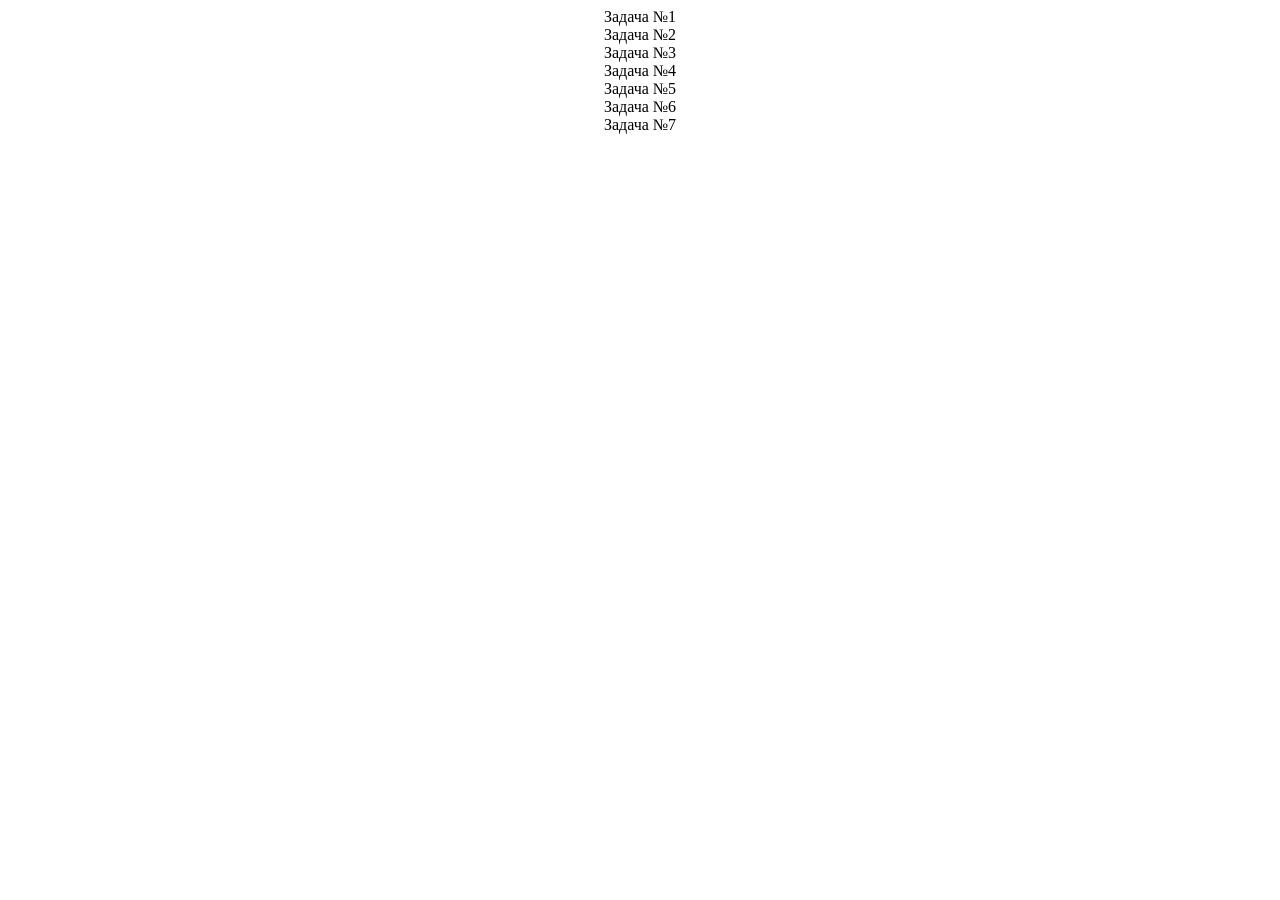
<file: 17.05.2018/Tasks.html>
<!DOCTYPE html>
<html lang="en">
<head>
    <meta charset="UTF-8">
    <meta name="viewport" content="width=device-width, initial-scale=1.0">
    <meta http-equiv="X-UA-Compatible" content="ie=edge">
    <title>Tasks</title>
    <style>
    a {
        display: block;
        text-decoration: none;
        color: #000;
        text-align: center;
    }

    a:hover {
        color: #ffffff;
        background-color: #000;
    }
    </style>
</head>
<body>
    <a href="http://joxi.ru/l2Z4vbRc8QVy0r" target="_blank">Задача №1</a>   
    <a href="http://joxi.ru/LmG9VJeTR1ZjdA" target="_blank">Задача №2</a>
    <a href="http://joxi.ru/brRzDJ5HQE8Gyr" target="_blank">Задача №3</a>
    <a href="http://joxi.ru/eAOzqBYH4lGex2" target="_blank">Задача №4</a>
    <a href="http://joxi.ru/4Akg35oCMnVL0A" target="_blank">Задача №5</a>
    <a href="http://joxi.ru/Dr8RKZyTk5D3P2" target="_blank">Задача №6</a>
    <a href="http://joxi.ru/E2pEvK1tByj0yA" target="_blank">Задача №7</a>
</body>
</html>
</file>
<file: HW - 04/css/style.css>
* {
    margin: 0;
    padding: 0;
    box-sizing: border-box;
}
.clearfix:after {
    content: '';
    display: block;
    clear: both;
}
.container {
    width: 1110px;
    margin: auto;
    padding: 37px 0 80px;
}

.header {
    margin-bottom: 70px;
}
.logo_name {
    font-family: 'Roboto', sans-serif;
    color: #555252;
    font-size: 30px;
    font-weight: 300;
    float: left;
    text-transform: uppercase;
    margin-left: 1px;
}
.logo_name::first-letter {
    color: #1abc9c;
    font-weight: 700;
}
.navigation-menu {
    font-size: 14px;
    float: right;
    text-transform: uppercase;
}
.item {
    list-style: none;
    display: inline-block;
    /* font-family: "Open Sans", sans-serif;
    font-weight: bold;
    color: #000000;
    margin-right: 35px; */
    float: right;
    font-size: 14px;
    letter-spacing: 0px;
    line-height: 11px;
    color: #000000;
    font-family: "Open Sans";
    font-weight: bold;
    margin-right: 35px;
}
.item:hover {
    color: #1abc9c;
}
.title {
    text-align: center;
    text-transform: uppercase;
    font-size: 34px;
    color: #555252;
}
.title:after {
    content: "";
    margin-top: 30px;
    display: block;
    margin-left: 480px;
    width: 160px;
    height: 7px;
    background-color:  #1abc9c;
}
.products {
    margin-top: 70px;
}
.product {
    display: block;
    width: 255px;
    height: 322px;
    float: left;
    font-family: 'Roboto', sans-serif;
    font-weight: 900;
    font-size: 0;
    color: #fff;
    margin: 0 30px 30px 0;
}
.product:nth-child(4n+4) {
    margin-right: 0;
}
.product:nth-last-child(-n+4) {
    margin-bottom: 0;
}
.product_image {
    width: 255px;
    height: 279px;
    padding: 25px;
    background-color: #e9f0fd;
}
.product_discription {
    display: block;
    float: left;
    width: 202px;
    height: 40px;
    text-transform: uppercase;
    font-size: 14px;
    background-color: #323232;
    line-height: 40px;
    padding-left: 13px;
}
.price {
    display: block;
    float: right;
    width: 53px;
    height: 40px;
    background-color: #8c8c8c;
    line-height: 38px;
    text-align: center;
    font-size: 18px;
}
.product:hover .product_discription {
    background-color: #1abc9c;
}
.product:hover .price {
    background-color: #7fd9c7;
}
.title_news {
    margin-bottom: 80px;
    text-align: center;
    text-transform: uppercase;
    font-size: 34px;
    padding-top: 80px;
    color: #555252;
}
.title_news:after {
    content: "";
    margin-top: 30px;
    display: block;
    margin-left: 480px;
    width: 140px;
    height: 5px;
    background-color:  #1abc9c;
}
.article {
    font-size: 0;
    font-family: 'Open Sans', sans-serif;
    color: rgba(85, 82, 82, 255);
    width: 350px;
    float: left;
    margin-right: 30px;
}
.article:last-child {
    margin-right: 0;     
}
.image_news {
    height: 262px;
    width: 100%;
    margin-bottom: 14px;
}
.imige_sign {
    font-size: 18px;
    font-weight: 600;
    margin-bottom: 29px; 
}
.imige_sign::after {
    display: block;
    content: '';
    width: 136px;
    height: 3px;
    background-color: rgba(26, 188, 156, 255);
    margin-top: 11px; 
    margin-bottom: 15px;       
}
.article_text {
    font-size: 14px;
    margin-bottom: 16px;
}
button {
    width: 159px;
    height: 51px;
    font-size: 16px;
    font-weight: 300;
    color: #fff;
    text-transform: capitalize;
    background-color: #4ec6ab;
    border: 1px solid #4ec6ab;
    border-radius: 4px;
}
</file>
<file: HW - 05/css/style.css>
* {
  margin: 0px;
  padding: 0px;
  box-sizing: border-box;
}

.wrapper {
  margin: auto;
}

.navigation {
  display: flex;
  flex-direction: row;
  justify-content: space-between;
  align-items: center;
  height: 95px;
  width: 1100px;
  margin: auto;
}

.logo {
  width: 80px;
}

.logo_name {
  text-decoration: none;
  font-size: 30px;
  letter-spacing: -1px;
  line-height: 32px;
  color: rgb(0, 0, 0);
  font-family: "Roboto";
  font-weight: 300;
  text-transform: uppercase;
}

.logo_name:first-letter {
  color: rgb(26, 188, 156);
}

.nav_menu {
  display: flex;
  flex-direction: row;
  justify-content: space-between;
  list-style: none;
  width: 470px;
}

a.nav_link {
  width: 473px;
  height: 23px;
  font-size: 14px;
  letter-spacing: 0px;
  line-height: 11px;
  color: rgb(7, 7, 7);
  font-family: "Open Sans";
  font-weight: bold;
  text-align: right;
  text-decoration: none;
  text-transform: uppercase;
}

a.nav_link:hover {
  color: rgb(26, 188, 156);
}

.slide_img {
  background-image: url(../img/1.png);
  background-color: rgb(0, 0, 0);
  /* width: 1600px;
  height: 600px; */
  background-size: cover;
  background-position: top center;
  background-repeat: no-repeat;
}

.slide_box {
  width: 1100px;
  margin: auto;
  position: relative;
}

.slide_text {
  width: 800px;
  height: 600px;
  margin: auto;
  padding-top: 195px;
}

.slide_title {
  font-size: 59px;
  letter-spacing: -1px;
  line-height: 82px;
  color: rgb(255, 255, 255);
  font-family: "Roboto";
  font-weight: 800;
  text-transform: uppercase;
}
.slide_title:hover {
color: #ff7200;
}

.slide-sub-title {
  font-size: 24px;
  color: rgb(255, 255, 255);
  font-weight: 300;
  text-align: left;
  padding-left: 50px;
  text-transform: uppercase;
}

.button {
  width: 104px;
  height: 104px;
  background-color: #1abc9c;
  text-align: center;
  line-height: 96px;
  position: absolute;
  border: none;
  font-size: 70px;
  color: #fff;
  text-decoration: none;
}

.left-button {
  top: 200px;
}

.right-button {
  right: 0px;
  top: 200px;
}

.wrapper-collection {
  background-color: #e9f0fd;
}

.collection-section {
  width: 1110px;
  margin: auto;
  padding: 100px 0 100px;
}

.title {
  text-transform: uppercase;
  font-size: 48px;
  letter-spacing: -1px;
  line-height: 32px;
  color: rgb(81, 81, 81);
  font-family: "Roboto";
  font-weight: 800;
  text-align: center;
}

.title:after {
  content: "";
  display: block;
  width: 164px;
  height: 7px;
  background-color: #1abc9c;
  margin: 0 auto;
  margin-top: 32px;
  margin-bottom: 90px;
}

.item {
  position: relative;
  width: 255px;
  height: 322px;
}

.item-text {
  display: flex;
  width: 255px;
  height: 41px;
}

.item-name {
  font-size: 18px;
  color: rgba(255, 255, 255, 255);
  text-align: left;
  line-height: 41px;
  width: 189px;
  background-color: #323232;
  text-transform: uppercase;
  padding-left: 14px;
}

.item-price {
  font-size: 18px;
  color: rgba(255, 255, 255, 255);
  text-align: center;
  line-height: 41px;
  width: 62px;
  background-color: #8c8c8c;
}

.item-box {
  position: absolute;
  width: 255px;
  height: 280px;
  top: 0;
  left: 0;
  background-color: rgba(50, 50, 50, 0.6);
  border: 10px solid rgba(255, 255, 255, 1);
  display: none;
} 

.items {
  display: flex;
  justify-content: space-between;
}

.item:hover .item-box {
  opacity: 0,5;
}

.icons {
  width: 180px;
  height: 107px;
  position: absolute;
  top: 50%;
  left: 50%;
  transform: translate(-50%, -50%);
}

.icon {
  display: inline-block;
  width: 50px;
  height: 50px;
  margin-right: 7px;
  border: 2px solid #fff;
  position: relative;
  background-color: rgb(255, 255, 255, 0.5);
}

.icon:nth-child(3) {
  margin-right: 0;
}

.busket>.icon {
  border: none;
  height: 48px;
}

.busket {
  width: 166px;
  height: 50px;
  margin-top: 7px;
  border: 2px solid #fff;
  background-color: #323232;
}

.symbol {
  width: 25px;
  height: 25px;
  line-height: 50px;
  position: absolute;
  top: 50%;
  left: 50%;
  transform: translate(-50%, -50%);
}

.icon-text {
  height: 50px;
  line-height: 50px;
  vertical-align: top;
  display: inline-block;
  font-size: 14px;
  color: rgba(255, 255, 255, 255);
  text-align: center;
  text-transform: uppercase;
}

.item:hover .item-box {
  display: block;
}

.item:hover .item-name {
  background-color: #1abc9c;
}

.item:hover .item-price {
  background-color: #7fd9c7;
}

.icons>.icon:hover {
  background-color: #1abc9c;
  border: 2px solid #1abc9c;
}

.busket:hover {
  background-color: #1abc9c;
}

.footer {
  background-color: #323232;
}

.wrapper-footer {
  width: 1110px;
  margin: auto;
  font-size: 16px;
}

.rights {
  font-size: 16px;
  font-weight: 400;
  text-transform: capitalize;
  color: #fff;
  text-align: center;
  padding: 38px 0 33px;
}

.green-name {
  font-size: 16px;
  font-weight: 400;
  color: #1abc9c;
  outline: none;
  text-decoration: none;
}
</file>
<file: HW-06/styles/style.css>
* {
    margin: 0;
    padding: 0;
    box-sizing: border-box;
}

ul {
    list-style: none;
}

a {
    text-decoration: none;
}

.wrapper {
    width: 1200px;
    margin: auto;
    display: flex;
    flex-direction: column;
}

.navigation {
    display: flex;
    justify-content: space-between;
    padding: 35px;
}

/* .logo {
    
} */

.logo-name {
    font-size: 30px;
    color: #95e1d3;
    font-family: "Montserrat";
    font-weight: bold;
}

.nav-menu {
    display: flex;
    justify-content: space-between;
    width: 490px;
    text-transform: uppercase;
}

.nav-link {
    font-size: 14px;
    color: #95e1d3;
    font-family: "Montserrat";
    text-align: center;
}

.nav-link::after {
    content: "";
    width: 100%;
    height: 3px;
    display: inline-block;
    background-color: #f38181;
    margin-top: 7px;
    opacity: 0;
}

.nav-link:hover::after {
    opacity: 1;
}

.nav-link:hover {
    color: #f38181;
}

.services {
    width: 1200px;
    padding-top: 80px;
}

.title {
    font-size: 24px;
    color: rgb(51, 51, 51);
    font-family: 'Kaushan Script', cursive;
    text-align: center;
}

.sub-title {
    font-size: 30px;
    color: rgb(51, 51, 51);
    font-family: "Montserrat", sans-serif;
    font-weight: bold;
    text-align: center;
    text-transform: uppercase;
    padding: 15px;
}

.sub-title::after {
    display: block;
    content: "";
    width: 60px;
    height: 3px;
    background-color: #f38181;
    margin: 0 auto;
    margin-top: 42px;
}

.menu-articles {
    width: 1145px;
    padding-top: 66px;
    display: flex;
    flex-wrap: wrap;
    justify-content: space-between;
    margin: auto;
}

.article {
    flex-basis: 330px;
    align-content: space-between;
    height: 235px;
}

.article {
    display: flex;
    align-items: flex-start;
    justify-content: space-between;
}

.article:nth-last-child(-n+3) {
    height: 70px;
}

.title-art {
    text-transform: uppercase;
    font-size: 14px;
    color: rgb(51, 51, 51);
    font-family: "Montserrat", sans-serif;
}

.icon {
    display: block;
}

.icon-text {
    width: 270px;
}

.art1 {
    height: 70px;
    display: flex;
    flex-direction: column;
    justify-content: space-between;
}

.team {
    width: 1200px;
    margin: auto;
    padding-top: 90px;
}

.discription {
    width: 940px;
    font-size: 15px;
    line-height: 24px;
    color: rgb(153, 153, 153);
    font-family: 'Roboto', sans-serif;
    text-align: center;
    padding-top: 50px;
    margin: auto;
}

.team-members {
    display: flex;
    justify-content: space-between;
    padding-top: 90px;
}
.member {
    display: block;
}
.card {
    position: relative;
    width: 380px;
}

.overlay {
    position: absolute;
    width: 380px;
    height: 470px;
    background-image: linear-gradient(to top, #edd586, #ed8989);
    opacity: 0;
}

.card:hover .overlay {
    opacity: 0.8;
    transition-duration: 200ms;
    /* top: -12px;
    right: 12px; */
}
.card-box:hover  {
    box-shadow: 12px 12px 0px 0px rgba(149,225,211,1);
    transform: translate(-12px,-12px);
}
.soc-box {
    position: absolute;
    width: 225px;
    height: 55px;
    display: flex;
    justify-content: space-between;
    top: 205px;
    left: 78px;
}
.soc-icon {
    background-color: #fce38a;
    width: 55px;
    height: 55px;
    position: relative;
}
.symbol {
    position: absolute;
    top: 50%;
    left: 50%;
    transform: translate(-50%, -50%);
}
.soc-icon:hover {
    background-color: #95e1d3;
}
.name {
    font-size: 14px;
    color: rgb(51,51,51);
    font-family: "Montserrat", sans-serif;
    text-align: center; 
    padding-top: 30px;
    text-transform: uppercase;
}
.details {
    font-size: 15px;
    line-height: 24px;
    color: rgb(153,153,153);
    font-family: 'Roboto', sans-serif;
    font-weight: 300;
    font-style: italic;
    text-align: center;
    padding-top: 15px;
}
.line {
    width: 1200px;
    height: 2px;
    background-color: #e5e5e5;
    margin-top: 80px;
}
/* .line::after {
    content: "";
    width: 100%;
    height: 2px;
    background-color: #e5e5e5;
    margin-top: 80px;
} */
.footer {
    display: flex;
    justify-content: space-between;
    width: 1200px;
    padding-top: 103px;
    padding-bottom: 103px;
}
.copyright {
    display: flex;
    justify-content: space-between;
    width: 280px;
    height: 20px;
}

.redword {
    color:#f38181;
    width: 45px;
}
.input_box {
    display: flex;
    width: 380px;
    height: 40px;
    align-items: baseline;
}

.email {
width: 230px;
height: 40px;
font-size: 15px;
line-height: 24px;
color: rgb(204,204,204);
font-family: "Roboto", sans-serif;
font-weight: 300;
font-style: italic;
border: 1px solid #e5e5e5;
}

.button {
width: 145px;
height: 40px;
background-color: #95e1d3;
font-size: 14px;
color: rgb(255,255,255);
font-family: "Montserrat" sans-serif;
font-weight: bold;
border: none;
text-align: center;
}
</file>
<file: HW-08/css/style.css>
* {
  margin: 0;
  padding: 0;
  box-sizing: border-box;
}
a {
  text-decoration: none;
}
.wrapper-header {
  background-image: url(../img/background.jpg);
  background-size: cover;
  background-position: center;
  background-repeat: no-repeat;
  padding-top: 1.25rem;
  padding-bottom: 8.625rem;
}
.nav-box {
  display: flex;
  flex-direction: column-reverse;
  margin-bottom: 2.375rem;
}
.logo {
  font-family: 'Montserrat', sans-serif;
  font-weight: 700;
  font-size: 1.25rem;
  color: #fff;
  text-align: center;
}
.nav {
  display: flex;
  justify-content: center;
  margin-bottom: 7.1875rem;
}
.nav-item {
  font-family: 'Montserrat', sans-serif;
  font-weight: 700;
  font-size: 0.875rem;
  max-height:  2.25rem;
  border: 0.125rem solid rgba(255, 255, 255, 0);
  color: #fff;
  border-radius: 2rem;
  padding: 0.5rem 1.125rem;
}
.nav-item:hover {
  border: 0.125rem solid #fff;
}
.h1 {
  font-family: 'Montserrat', sans-serif;
  font-weight: 700;
  font-size: 1.875rem;
  color: #fff;
  text-align: center;
  text-transform: uppercase;
  margin-bottom: 1.1875rem;
}
.h1-sub-title {
  font-family: 'Roboto', sans-serif;
  font-weight: 300;
  color: #fff;
  text-align: center;
  font-size: 1.125rem;
  max-width: 13.5625rem;
  margin: 0 auto 1.1875rem;
}
.btn {
  display: block;
  margin: auto;
  width: 17.5rem;
  height: 2.5rem;
  font-family: 'Montserrat', sans-serif;
  font-weight: 700;
  font-size: 0.875rem;
  color: #ff4e50;
  background-color: #fff;
  border: 0.125rem solid #ff4e50;
  border-radius: 2rem;
}
.btn-red {
  color: #fff;
  background-color: #ff4e50;
}
.wrapper-main {
  padding: 4.25rem 0 3.625rem;
}
.title {
  font-family: 'Montserrat', sans-serif;
  font-weight: 700;
  font-size: 1.375rem;
  text-align: center;
  max-width: 16.125rem;
  margin: 0 auto 1rem;
}
.cards {
  display: flex;
  justify-content: space-around;
  flex-wrap: wrap;
  margin-bottom: 1.8125rem;
}
.card {
  flex-basis: 80%;
  margin-bottom: 1.75rem;
}
.card:last-child {
  margin-bottom: 0;
}
.avatar {
  max-width: 7.625rem;
  margin: auto;
  position: relative;
  margin-bottom: 1.25rem;
}
.icon-label {
  width: 2.3rem;
  height: 2.3rem;
  position: absolute;
  bottom: 0;
  right: 0;
  border: 0.25rem solid #fff;
  border-radius: 50%;
}
.label-img {
  position: absolute;
  top: 50%;
  left: 50%;
  transform: translate(-50%, -50%) scale(0.9);
}
.name {
  font-family: 'Montserrat', sans-serif;
  font-weight: 700;
  font-size: 0.875rem;
  text-align: center;
  margin-bottom: 1rem;
}
.card-text {
  max-width: 13.625rem;
  font-family: 'Roboto', sans-serif;
  font-weight: 300;
  font-size: 0.875rem;
  color: #666666;
  text-align: center;
  margin: auto;
}
.l-one {
  background-color: #ff4e50;
}
.l-two {
  background-color: #ffa507;
}
.l-three {
  background-color: #1cd7ad;
}
.l-three > .label-img {
  top: 42%;
  left: 46%;
}
.l-four {
  background-color: #4e73db;
}
.l-four > .label-img {
  left: 43%;
}
@media (min-width: 768px) {
  .wrapper-header {
      padding: 2.88rem 3rem 14.625rem;
  }
  .nav-box {
      flex-direction: row;
      justify-content: space-between;
      margin-bottom: 10rem;
  }
  .h1 {
      max-width: 32rem;
      margin: 0 auto 1.8rem;
      font-size: 3.25rem;
  }
  .nav {
      margin-bottom: 0;
  }
  .wrapper-main {
      padding: 4.5rem 6rem 3.5rem;
  }
  .title {
      max-width: 26rem;
  }
  .h1-sub-title {
      max-width: 24.875rem;
      margin-bottom: 2.125rem;
      font-size: 1.5rem;
  }
  .cards {
      justify-content: space-around;
      flex-wrap: wrap;
      margin-bottom: 1.8125rem;
  }
  .card {
      flex-basis: 40%;
      margin-bottom: 1.75rem;
  }
  .c-i {
      order: -1;
  }
  .c-o {
      order: -1;
  }
  .card:last-child {
      margin-bottom: 0;
  }
}
@media (min-width: 1440px) {
  .wrapper-main {
      padding: 4.5rem 2rem 4rem;
  }
  .container {
      padding: 0;
  }
  .card {
      flex-basis: 25%;
      margin-bottom: 0;
  }
}
</file>
<file: HW-10/style/style.css>
@import "header/header.css";
@import "services/services.css";
@import "our-team/our-team.css";
@import "footer/footer.css";
@import "common/common.css";
@import "fonts.css";
</file>
<file: project/css/styles.css>
html {
  font-size: 10px;
}

/* * {
  margin: 0;
  padding: 0;
  box-sizing: border-box;
  text-decoration: none;
  list-style-type: none;
  text-align: center;
} */

@font-face {
  font-family: "Exo2";
  font-style: normal;
  font-weight: 400;
  src: url("../fonts/Exo_2/Exo2-Regular.ttf") format("ttf"),
    url("../fonts/Exo_2/exo-2-v4-latin_cyrillic-regular.woff2") format("woff2");
}

@font-face {
  font-family: "OpenSans";
  font-style: semibold;
  font-weight: 600;
  src: url("../fonts/Open_Sans/OpenSans-SemiBold.ttf") format("ttf"),
    url(../fonts/Open_Sans/open-sans-v15-latin_cyrillic_cyrillic-ext-600.woff2) format("woff2");
}

/* FOOTER */

.wrapper-footer {
  background-color: #18bed0;
  margin-top: 19rem;
  min-height: 25rem;
  height: auto;
  max-width: 100%;
  margin: 0 auto;
  text-align: center;
  position: relative;
}

.footer-logo {
  padding-top: 7rem;
  padding-bottom: 3.8rem;
}

.footer-logo-name {
  display: inline-block;
  font-size: 1.9rem;
  letter-spacing: 0.1rem;
  line-height: 1.8rem;
  color: #aee8ef;
  font-family: "Montserrat", Arial, sans-serif;
  font-weight: bold;
  text-shadow: 0.2rem 0.3464rem 0.4rem rgba(0, 0, 0, 0.07);
  cursor: pointer;
  text-decoration: none;
}

.icon {
  list-style-type: none;
}

.social-icons-links {
  position: relative;
  left: 7px;
}

.social-icons {
  margin: auto;
  text-align: center;
  width: 34.6rem;
  position: relative;
  display: flex;
  justify-content: center;
  padding: 0;
}

.icon-link {
  text-decoration: none;
  padding: 0 10px;
  font-size: 1.3rem;
  letter-spacing: 0.2rem;
  line-height: 1.8rem;
  color: #2e2e2e;
  font-family: "Exo2", Arial, sans-serif;
  font-weight: bold;
  text-transform: uppercase;
  -webkit-transition: 0.5s;
  -moz-transition: 0.5s;
  -ms-transition: 0.5s;
  -o-transition: 0.5s;
  transition: 0.5s;
}

.icon-link:hover {
  color: #00ffff;
}

.icon-link_twitter {
  position: relative;
  text-align: center;
}

.icon-link_twitter {
  vertical-align: middle;
}

.icon-link_twitter::after {
  content: " ";
  display: inline-block;
  width: 1px;
  background-color: #11a4b6;
  height: 20px;
  position: absolute;
  left: 0;
  right: 0;
  top: 0;
  height: 100%;
}

.icon-link_twitter::before {
  content: " ";
  display: inline-block;
  width: 1px;
  background-color: #11a4b6;
  height: 20px;
  position: absolute;
  right: 0;
  top: 0;
  height: 100%;
}

.footer-copyright {
  padding-top: 3.8rem;
  font-size: 1.3rem;
  line-height: 1.8rem;
  color: #12818e;
  font-family: "Exo2", Arial, sans-serif;
  text-transform: capitalize;
}

@media (min-width: 770px) {
  .icon-link {
    padding: 0 20px;
  }
}
</file>
<file: HW - 03/pagehtml/css/style.css>
** {
    margin: 0;
    padding: 0;    
    box-sizing: border-box;
    } 
.container {
    width: 880px;       
    margin: auto;
    text-align: center;    
}
.header {
    margin: 30px;
}
.menulist {
    list-style: none;
    margin: 0; /* Обнуляем значение отступов */
    padding-top: 20px; /* Значение полей */
}
.list-item {
    display: inline-block; /* Отображать как строчный элемент */
    margin-right: 30px; /* Отступ слева */
    padding: 20px; /* Поля вокруг текста */ 
}
a {
     text-decoration: none; /* Отменяем подчеркивание у ссылки */
     color: black;
}
li a:hover {
    color: #03a9f4; /* Цвет текста активного пункта */
}
p, h3 { 
    text-align: left;
    color: #626262;
}
.article {
    display: inline-block;
    width: 430px;
}
button {
    display: block;
    border: 1px solid #808080;
    padding: 10px;
    margin: auto;
    margin-top: 30px;
    font-size: 15px;
}
</file>
